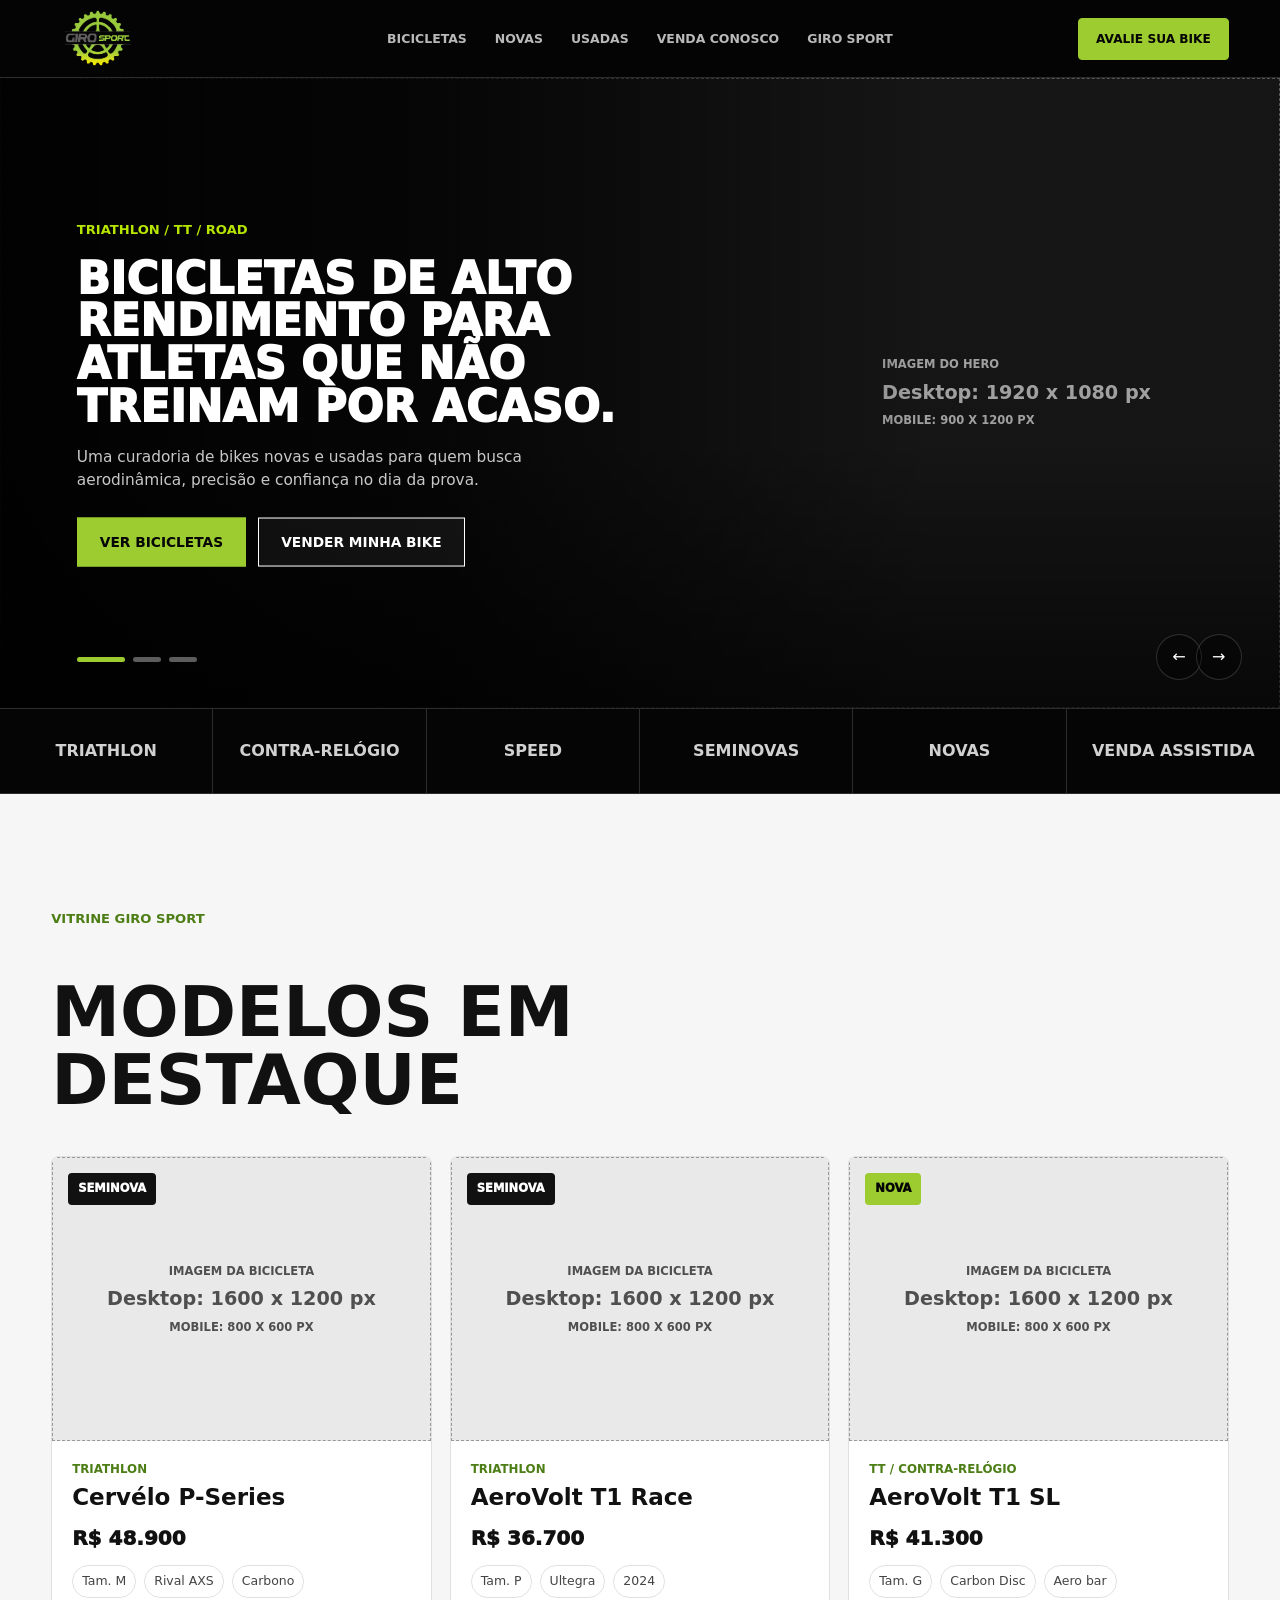
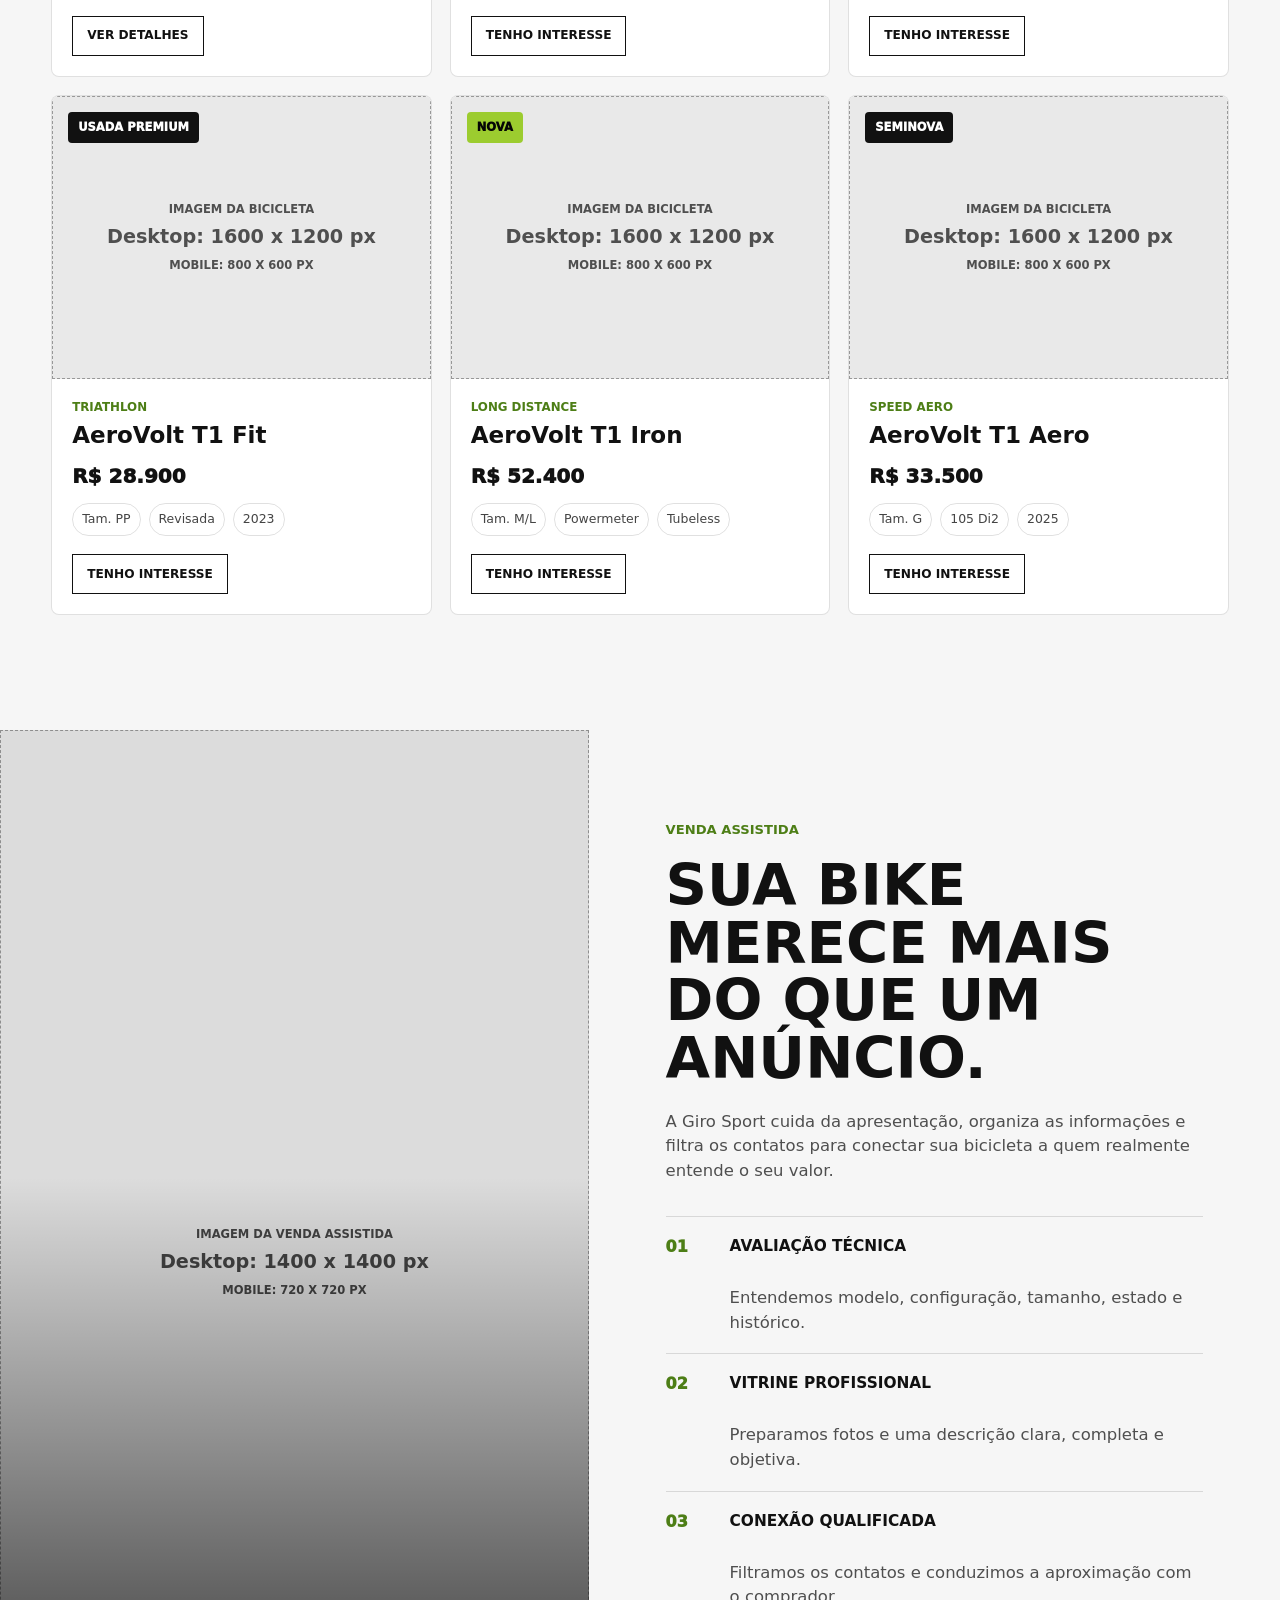
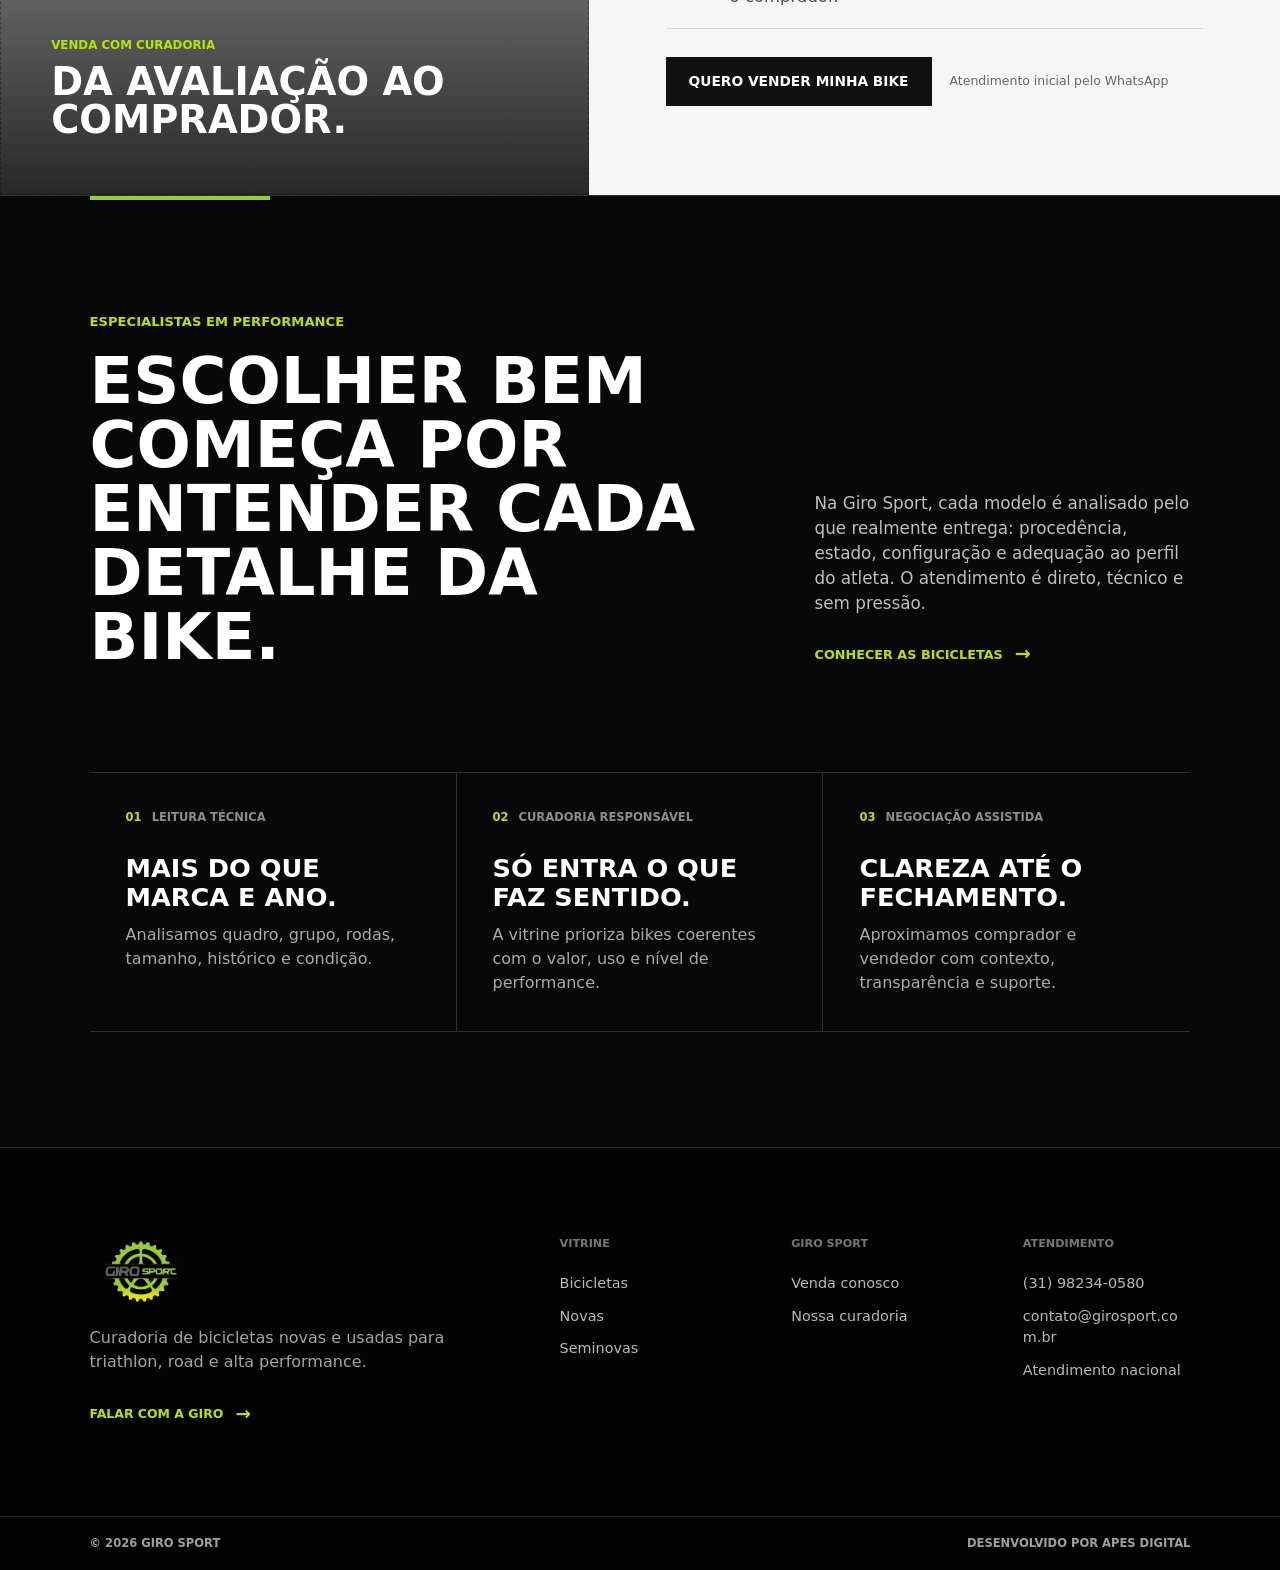
<file: index.html>
<!doctype html>
<html lang="pt-BR">
  <head>
    <meta charset="utf-8">
    <meta name="viewport" content="width=device-width, initial-scale=1">
    <title>Giro Sport | Bikes premium para Triathlon</title>
    <meta
      name="description"
      content="Vitrine virtual da Giro Sport para bicicletas novas e usadas de alta performance, com foco em triathlon, contra-relógio e ciclismo de estrada."
    >
    <link rel="stylesheet" href="./styles.css?v=20260715-1">
  </head>
  <body>
    <header class="site-header" data-header>
      <a class="brand" href="#top" aria-label="Giro Sport - in&iacute;cio">
        <img class="brand-logo" src="./assets/logo.svg" alt="Giro Sport">
      </a>

      <button class="menu-toggle" type="button" aria-expanded="false" aria-controls="main-nav">
        <span></span>
        <span></span>
        <span></span>
        <span class="sr-only">Abrir menu</span>
      </button>

      <nav class="main-nav" id="main-nav" aria-label="Navega&ccedil;&atilde;o principal">
        <a href="#bicicletas">Bicicletas</a>
        <a href="#novas">Novas</a>
        <a href="#usadas">Usadas</a>
        <a href="#vender">Venda conosco</a>
        <a href="#referencia">Giro Sport</a>
      </nav>

      <a class="header-cta" href="#vender">Avalie sua bike</a>
    </header>

    <main id="top">
      <section class="hero" aria-label="Destaques Giro Sport">
        <div class="carousel" data-carousel>
          <article class="hero-slide is-active" data-slide>
            <div class="image-placeholder hero-image-placeholder" role="img" aria-label="Imagem do hero pendente">
              <span>Imagem do hero</span>
              <strong>Desktop: 1920 x 1080 px</strong>
              <small>Mobile: 900 x 1200 px</small>
            </div>
            <div class="hero-scrim"></div>
            <div class="hero-content">
              <p class="eyebrow">Triathlon / TT / Road</p>
              <h1>Bicicletas de alto rendimento para atletas que n&atilde;o treinam por acaso.</h1>
              <p>
                Uma curadoria de bikes novas e usadas para quem busca aerodin&acirc;mica,
                precis&atilde;o e confian&ccedil;a no dia da prova.
              </p>
              <div class="hero-actions">
                <a class="button button-primary" href="#bicicletas">Ver bicicletas</a>
                <a class="button button-ghost" href="#vender">Vender minha bike</a>
              </div>
            </div>
          </article>

          <article class="hero-slide" data-slide>
            <div class="image-placeholder hero-image-placeholder" role="img" aria-label="Imagem do hero pendente">
              <span>Imagem do hero</span>
              <strong>Desktop: 1920 x 1080 px</strong>
              <small>Mobile: 900 x 1200 px</small>
            </div>
            <div class="hero-scrim"></div>
            <div class="hero-content">
              <p class="eyebrow">Consigna&ccedil;&atilde;o premium</p>
              <h2>Quer vender sua bike? A Giro Sport conecta sua m&aacute;quina ao comprador certo.</h2>
              <p>
                Avalia&ccedil;&atilde;o, vitrine profissional e negocia&ccedil;&atilde;o com p&uacute;blico
                que entende valor, upgrade e proced&ecirc;ncia.
              </p>
              <div class="hero-actions">
                <a class="button button-primary" href="#vender">Avaliar minha bike</a>
                <a class="button button-ghost" href="#referencia">Conhecer a Giro</a>
              </div>
            </div>
          </article>

          <article class="hero-slide" data-slide>
            <div class="image-placeholder hero-image-placeholder" role="img" aria-label="Imagem do hero pendente">
              <span>Imagem do hero</span>
              <strong>Desktop: 1920 x 1080 px</strong>
              <small>Mobile: 900 x 1200 px</small>
            </div>
            <div class="hero-scrim"></div>
            <div class="hero-content">
              <p class="eyebrow">Road / Speed / Performance</p>
              <h2>Velocidade para quem quer transformar cada quil&ocirc;metro em evolu&ccedil;&atilde;o.</h2>
              <p>
                Bikes de estrada selecionadas por configura&ccedil;&atilde;o, proced&ecirc;ncia
                e potencial de performance.
              </p>
              <div class="hero-actions">
                <a class="button button-primary" href="#bicicletas">Ver bikes road</a>
                <a class="button button-ghost" href="#referencia">Conhecer a Giro</a>
              </div>
            </div>
          </article>

          <button class="carousel-arrow carousel-prev" type="button" aria-label="Slide anterior" data-prev>
            &larr;
          </button>
          <button class="carousel-arrow carousel-next" type="button" aria-label="Pr&oacute;ximo slide" data-next>
            &rarr;
          </button>

          <div class="carousel-dots" aria-label="Selecionar destaque">
            <button class="is-active" type="button" aria-label="Ir para destaque 1" data-dot></button>
            <button type="button" aria-label="Ir para destaque 2" data-dot></button>
            <button type="button" aria-label="Ir para destaque 3" data-dot></button>
          </div>
        </div>
      </section>

      <section class="category-rail" aria-label="Categorias Giro Sport">
        <a href="#bicicletas">Triathlon</a>
        <a href="#bicicletas">Contra-rel&oacute;gio</a>
        <a href="#bicicletas">Speed</a>
        <a href="#usadas">Seminovas</a>
        <a href="#novas">Novas</a>
        <a href="#vender">Venda assistida</a>
      </section>

      <section class="products" id="bicicletas">
        <div class="section-heading">
          <p class="eyebrow dark">Vitrine Giro Sport</p>
          <h2>Modelos em destaque</h2>
        </div>

        <div class="bike-grid" data-bike-carousel>
          <article class="bike-card" id="usadas">
            <div class="bike-image is-contain">
              <span class="badge used">Seminova</span>
              <div class="image-placeholder card-image-placeholder" role="img" aria-label="Imagem da bicicleta pendente">
                <span>Imagem da bicicleta</span>
                <strong>Desktop: 1600 x 1200 px</strong>
                <small>Mobile: 800 x 600 px</small>
              </div>
            </div>
            <div class="bike-info">
              <p class="bike-type">Triathlon</p>
              <h3>Cerv&eacute;lo P-Series</h3>
              <p class="bike-price">R$ 48.900</p>
              <div class="bike-specs">
                <span>Tam. M</span>
                <span>Rival AXS</span>
                <span>Carbono</span>
              </div>
              <a href="./bike-cervelo-p-series.html">Ver detalhes</a>
            </div>
          </article>

          <article class="bike-card">
            <div class="bike-image">
              <span class="badge used">Seminova</span>
              <div class="image-placeholder card-image-placeholder" role="img" aria-label="Imagem da bicicleta pendente">
                <span>Imagem da bicicleta</span>
                <strong>Desktop: 1600 x 1200 px</strong>
                <small>Mobile: 800 x 600 px</small>
              </div>
            </div>
            <div class="bike-info">
              <p class="bike-type">Triathlon</p>
              <h3>AeroVolt T1 Race</h3>
              <p class="bike-price">R$ 36.700</p>
              <div class="bike-specs">
                <span>Tam. P</span>
                <span>Ultegra</span>
                <span>2024</span>
              </div>
              <a href="#contato">Tenho interesse</a>
            </div>
          </article>

          <article class="bike-card" id="novas">
            <div class="bike-image">
              <span class="badge">Nova</span>
              <div class="image-placeholder card-image-placeholder" role="img" aria-label="Imagem da bicicleta pendente">
                <span>Imagem da bicicleta</span>
                <strong>Desktop: 1600 x 1200 px</strong>
                <small>Mobile: 800 x 600 px</small>
              </div>
            </div>
            <div class="bike-info">
              <p class="bike-type">TT / Contra-rel&oacute;gio</p>
              <h3>AeroVolt T1 SL</h3>
              <p class="bike-price">R$ 41.300</p>
              <div class="bike-specs">
                <span>Tam. G</span>
                <span>Carbon Disc</span>
                <span>Aero bar</span>
              </div>
              <a href="#contato">Tenho interesse</a>
            </div>
          </article>

          <article class="bike-card">
            <div class="bike-image">
              <span class="badge used">Usada premium</span>
              <div class="image-placeholder card-image-placeholder" role="img" aria-label="Imagem da bicicleta pendente">
                <span>Imagem da bicicleta</span>
                <strong>Desktop: 1600 x 1200 px</strong>
                <small>Mobile: 800 x 600 px</small>
              </div>
            </div>
            <div class="bike-info">
              <p class="bike-type">Triathlon</p>
              <h3>AeroVolt T1 Fit</h3>
              <p class="bike-price">R$ 28.900</p>
              <div class="bike-specs">
                <span>Tam. PP</span>
                <span>Revisada</span>
                <span>2023</span>
              </div>
              <a href="#contato">Tenho interesse</a>
            </div>
          </article>

          <article class="bike-card">
            <div class="bike-image">
              <span class="badge">Nova</span>
              <div class="image-placeholder card-image-placeholder" role="img" aria-label="Imagem da bicicleta pendente">
                <span>Imagem da bicicleta</span>
                <strong>Desktop: 1600 x 1200 px</strong>
                <small>Mobile: 800 x 600 px</small>
              </div>
            </div>
            <div class="bike-info">
              <p class="bike-type">Long distance</p>
              <h3>AeroVolt T1 Iron</h3>
              <p class="bike-price">R$ 52.400</p>
              <div class="bike-specs">
                <span>Tam. M/L</span>
                <span>Powermeter</span>
                <span>Tubeless</span>
              </div>
              <a href="#contato">Tenho interesse</a>
            </div>
          </article>

          <article class="bike-card">
            <div class="bike-image">
              <span class="badge used">Seminova</span>
              <div class="image-placeholder card-image-placeholder" role="img" aria-label="Imagem da bicicleta pendente">
                <span>Imagem da bicicleta</span>
                <strong>Desktop: 1600 x 1200 px</strong>
                <small>Mobile: 800 x 600 px</small>
              </div>
            </div>
            <div class="bike-info">
              <p class="bike-type">Speed aero</p>
              <h3>AeroVolt T1 Aero</h3>
              <p class="bike-price">R$ 33.500</p>
              <div class="bike-specs">
                <span>Tam. G</span>
                <span>105 Di2</span>
                <span>2025</span>
              </div>
              <a href="#contato">Tenho interesse</a>
            </div>
          </article>
        </div>

        <div class="bike-carousel-controls" aria-label="Navega&ccedil;&atilde;o das bicicletas" data-bike-controls>
          <button type="button" aria-label="Ver bicicleta anterior" data-bike-prev disabled>
            &larr;
          </button>
          <div class="bike-carousel-status">
            <div class="bike-carousel-dots" aria-label="Posi&ccedil;&atilde;o no carrossel">
              <button class="is-active" type="button" aria-label="Ver bicicleta 1" data-bike-dot></button>
              <button type="button" aria-label="Ver bicicleta 2" data-bike-dot></button>
              <button type="button" aria-label="Ver bicicleta 3" data-bike-dot></button>
              <button type="button" aria-label="Ver bicicleta 4" data-bike-dot></button>
              <button type="button" aria-label="Ver bicicleta 5" data-bike-dot></button>
              <button type="button" aria-label="Ver bicicleta 6" data-bike-dot></button>
            </div>
            <span aria-live="polite" data-bike-count>1 / 6</span>
          </div>
          <button type="button" aria-label="Ver pr&oacute;xima bicicleta" data-bike-next>
            &rarr;
          </button>
        </div>
      </section>

      <section class="sell-section" id="vender">
        <div class="sell-media">
          <div class="image-placeholder sell-image-placeholder" role="img" aria-label="Imagem da venda assistida pendente">
            <span>Imagem da venda assistida</span>
            <strong>Desktop: 1400 x 1400 px</strong>
            <small>Mobile: 720 x 720 px</small>
          </div>
          <div class="sell-media-caption">
            <span>Venda com curadoria</span>
            <strong>Da avalia&ccedil;&atilde;o ao comprador.</strong>
          </div>
        </div>
        <div class="sell-copy">
          <p class="eyebrow dark">Venda assistida</p>
          <h2>Sua bike merece mais do que um an&uacute;ncio.</h2>
          <p>
            A Giro Sport cuida da apresenta&ccedil;&atilde;o, organiza as informa&ccedil;&otilde;es e filtra
            os contatos para conectar sua bicicleta a quem realmente entende o seu valor.
          </p>
          <div class="sell-steps" aria-label="Como funciona">
            <div>
              <span>01</span>
              <strong>Avalia&ccedil;&atilde;o t&eacute;cnica</strong>
              <p>Entendemos modelo, configura&ccedil;&atilde;o, tamanho, estado e hist&oacute;rico.</p>
            </div>
            <div>
              <span>02</span>
              <strong>Vitrine profissional</strong>
              <p>Preparamos fotos e uma descri&ccedil;&atilde;o clara, completa e objetiva.</p>
            </div>
            <div>
              <span>03</span>
              <strong>Conex&atilde;o qualificada</strong>
              <p>Filtramos os contatos e conduzimos a aproxima&ccedil;&atilde;o com o comprador.</p>
            </div>
          </div>
          <div class="sell-actions">
            <a
              class="button button-dark"
              href="https://wa.me/5531982340580?text=Ol%C3%A1%2C%20gostaria%20de%20vender%20minha%20bicicleta%20com%20a%20Giro%20Sport.%20Pode%20me%20explicar%20como%20funciona%20a%20avalia%C3%A7%C3%A3o%3F"
              target="_blank"
              rel="noopener"
            >
              Quero vender minha bike
            </a>
            <span>Atendimento inicial pelo WhatsApp</span>
          </div>
        </div>
      </section>

      <section class="authority" id="referencia">
        <div class="authority-heading">
          <p class="eyebrow">Especialistas em performance</p>
          <h2>Escolher bem come&ccedil;a por entender cada detalhe da bike.</h2>
        </div>
        <div class="authority-copy">
          <p>
            Na Giro Sport, cada modelo &eacute; analisado pelo que realmente entrega:
            proced&ecirc;ncia, estado, configura&ccedil;&atilde;o e adequa&ccedil;&atilde;o ao perfil do atleta.
            O atendimento &eacute; direto, t&eacute;cnico e sem press&atilde;o.
          </p>
          <a href="#bicicletas">Conhecer as bicicletas <span aria-hidden="true">&rarr;</span></a>
        </div>
        <div class="authority-pillars" aria-label="Diferenciais Giro Sport">
          <article>
            <p class="authority-label"><span>01</span> Leitura t&eacute;cnica</p>
            <h3>Mais do que marca e ano.</h3>
            <p>Analisamos quadro, grupo, rodas, tamanho, hist&oacute;rico e condi&ccedil;&atilde;o.</p>
          </article>
          <article>
            <p class="authority-label"><span>02</span> Curadoria respons&aacute;vel</p>
            <h3>S&oacute; entra o que faz sentido.</h3>
            <p>A vitrine prioriza bikes coerentes com o valor, uso e n&iacute;vel de performance.</p>
          </article>
          <article>
            <p class="authority-label"><span>03</span> Negocia&ccedil;&atilde;o assistida</p>
            <h3>Clareza at&eacute; o fechamento.</h3>
            <p>Aproximamos comprador e vendedor com contexto, transpar&ecirc;ncia e suporte.</p>
          </article>
        </div>
      </section>
    </main>

    <footer class="site-footer" id="contato">
      <div class="footer-main">
        <div class="footer-brand">
          <img src="./assets/logo.svg" alt="Giro Sport">
          <p>Curadoria de bicicletas novas e usadas para triathlon, road e alta performance.</p>
          <a
            class="footer-whatsapp"
            href="https://wa.me/5531982340580?text=Ol%C3%A1%2C%20gostaria%20de%20falar%20com%20a%20Giro%20Sport."
            target="_blank"
            rel="noopener"
          >
            Falar com a Giro <span aria-hidden="true">&rarr;</span>
          </a>
        </div>
        <nav class="footer-links" aria-label="Navega&ccedil;&atilde;o do rodap&eacute;">
          <div>
            <h3>Vitrine</h3>
            <a href="#bicicletas">Bicicletas</a>
            <a href="#novas">Novas</a>
            <a href="#usadas">Seminovas</a>
          </div>
          <div>
            <h3>Giro Sport</h3>
            <a href="#vender">Venda conosco</a>
            <a href="#referencia">Nossa curadoria</a>
          </div>
          <div>
            <h3>Atendimento</h3>
            <a href="tel:+5531982340580">(31) 98234-0580</a>
            <a href="mailto:contato@girosport.com.br">contato@girosport.com.br</a>
            <span>Atendimento nacional</span>
          </div>
        </nav>
      </div>
      <div class="footer-bottom">
        <span>&copy; 2026 Giro Sport</span>
        <span>Desenvolvido por APES Digital</span>
      </div>
    </footer>

    <script src="./script.js?v=20260715-1"></script>
  </body>
</html>
</file>
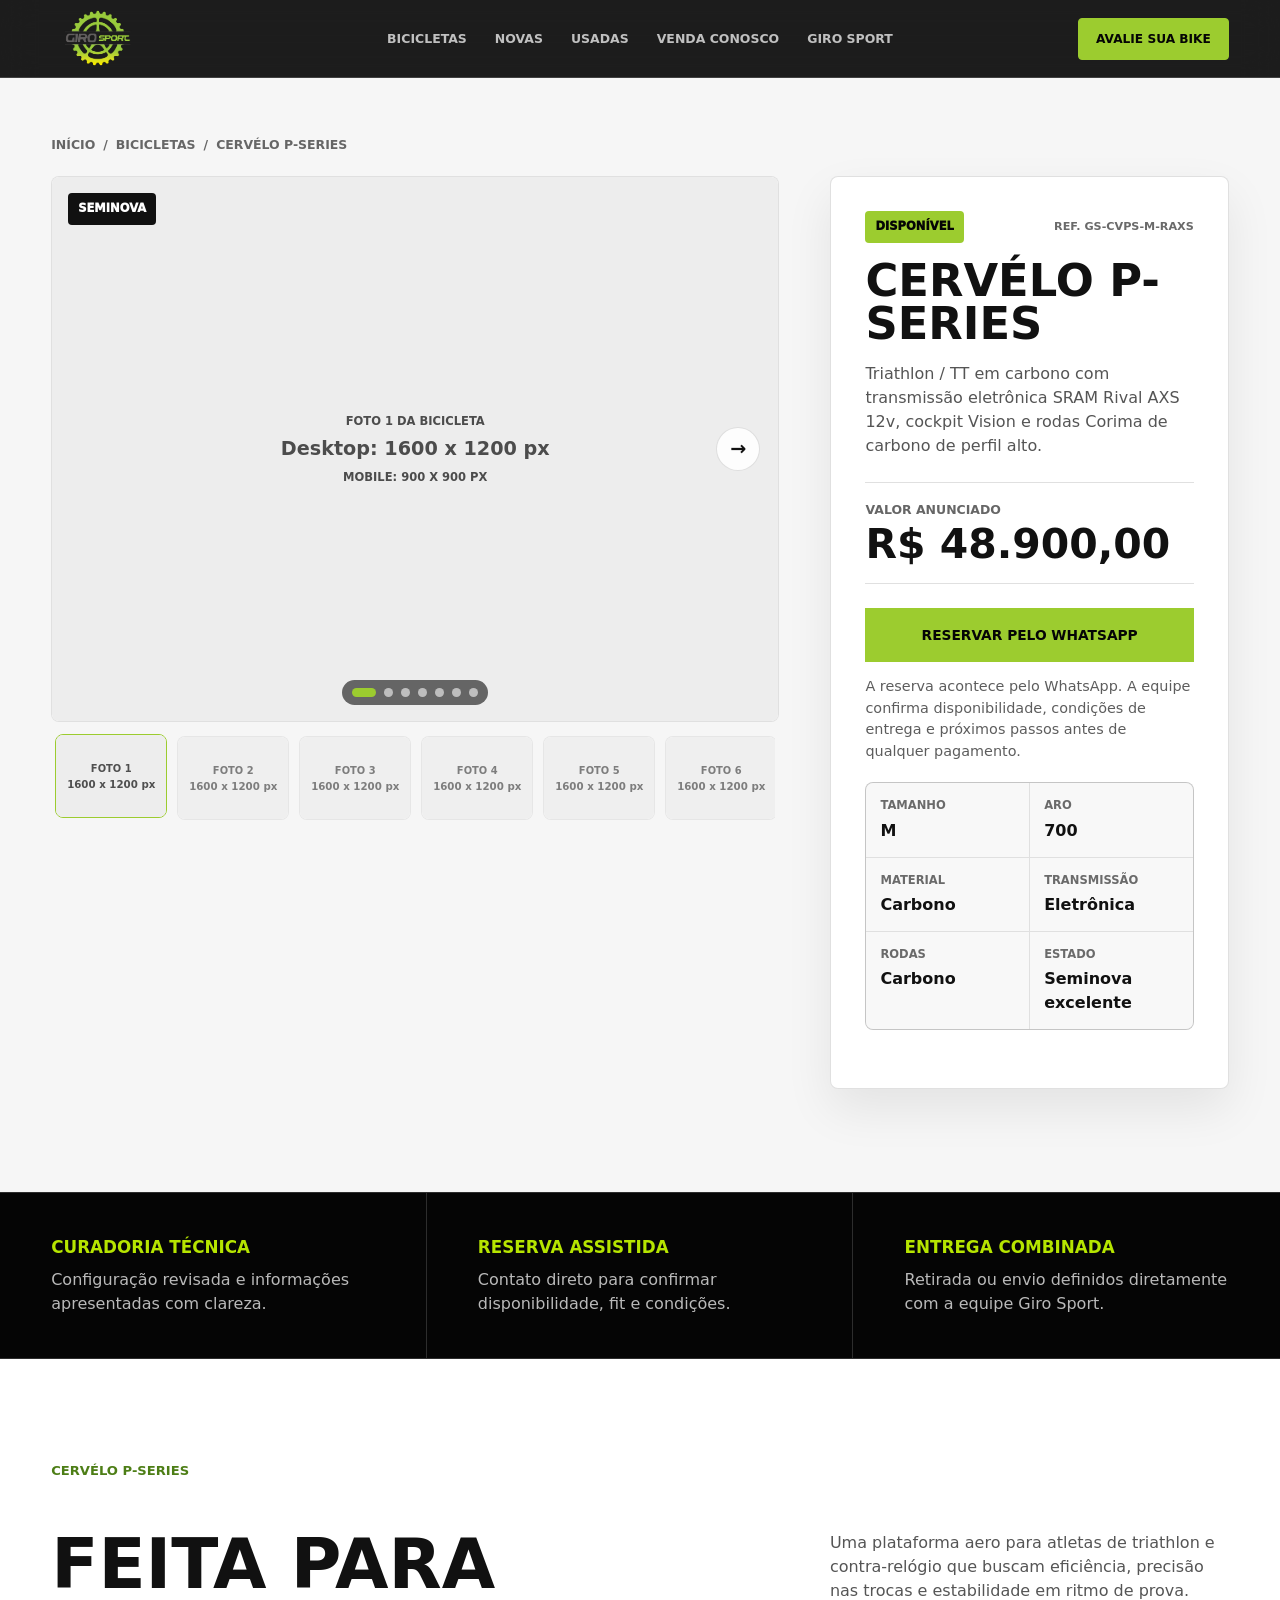
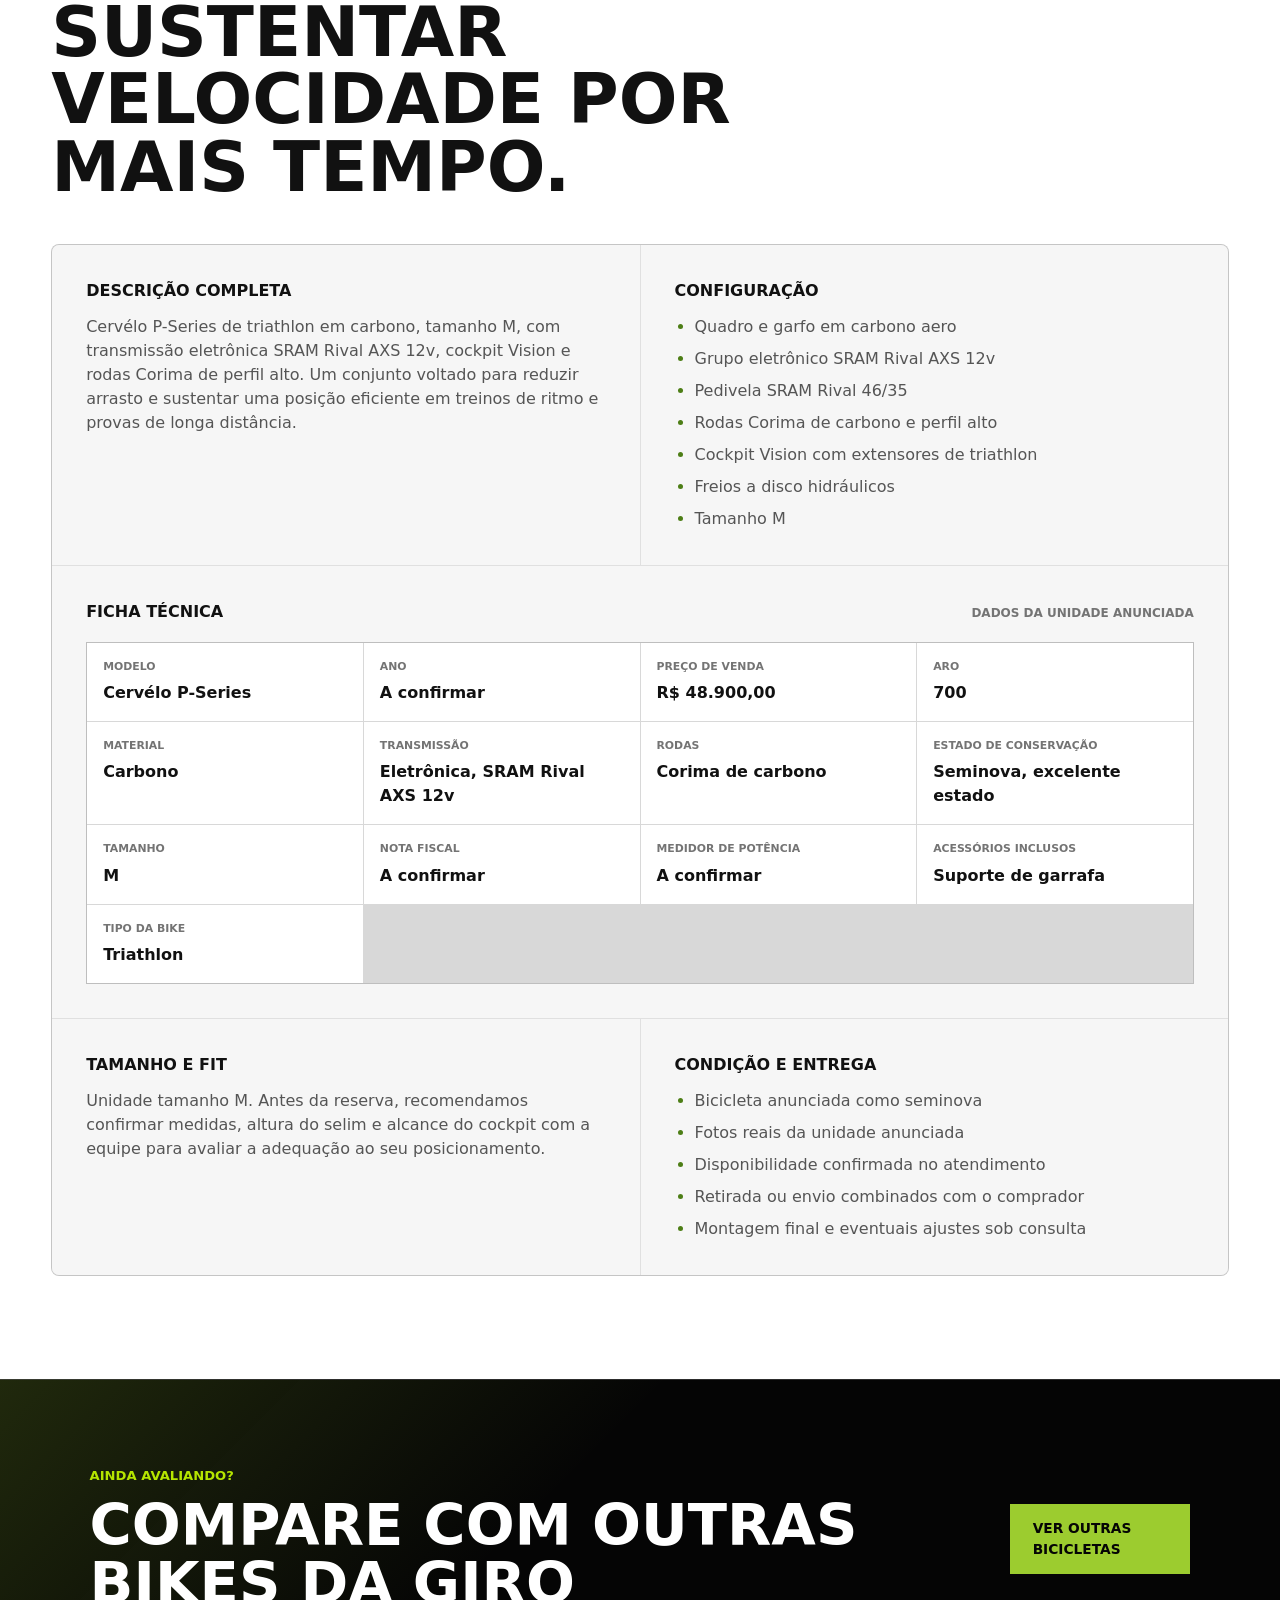
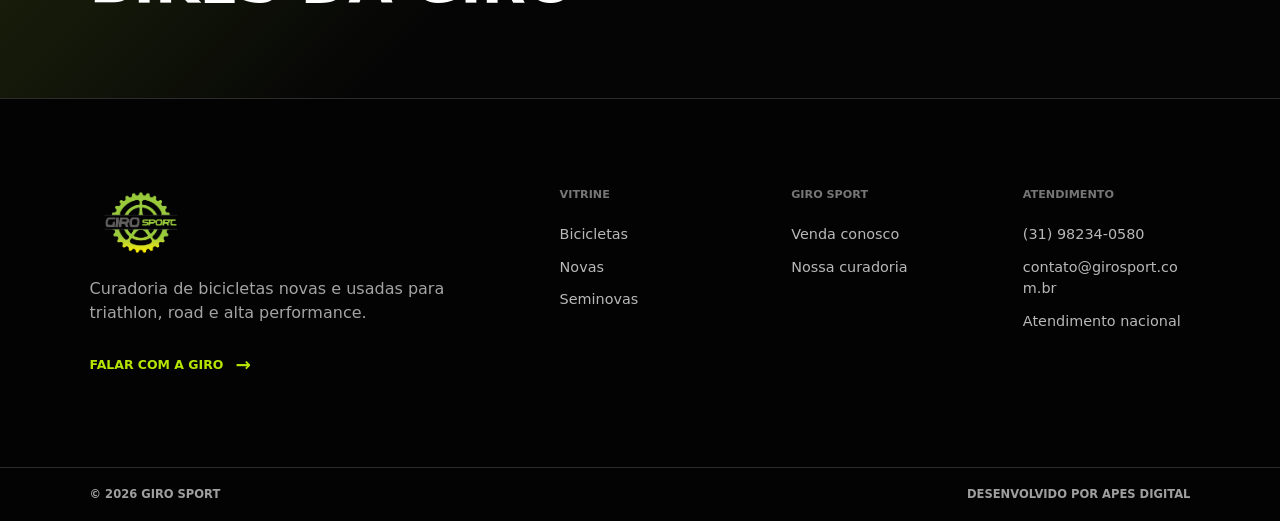
<file: bike-cervelo-p-series.html>
<!doctype html>
<html lang="pt-BR">
  <head>
    <meta charset="utf-8">
    <meta name="viewport" content="width=device-width, initial-scale=1">
    <title>Cerv&eacute;lo P-Series Rival AXS | Giro Sport</title>
    <meta
      name="description"
      content="Cerv&eacute;lo P-Series seminova tamanho M, quadro de carbono, SRAM Rival AXS e rodas Corima de carbono. Reserve com atendimento da Giro Sport."
    >
    <meta name="theme-color" content="#050505">
    <link rel="stylesheet" href="./styles.css?v=20260715-1">
    <script type="application/ld+json">
      {
        "@context": "https://schema.org",
        "@type": "Product",
        "name": "Cerv\u00e9lo P-Series Rival AXS",
        "sku": "GS-CVPS-M-RAXS",
        "brand": {
          "@type": "Brand",
          "name": "Cerv\u00e9lo"
        },
        "model": "P-Series",
        "category": "Bicicleta de triathlon",
        "material": "Carbono",
        "size": "M",
        "description": "Bicicleta de triathlon em carbono, tamanho M, equipada com SRAM Rival AXS 12 velocidades e rodas Corima de carbono de perfil alto.",
        "additionalProperty": [
          {
            "@type": "PropertyValue",
            "name": "Aro",
            "value": "700"
          },
          {
            "@type": "PropertyValue",
            "name": "Transmiss\u00e3o",
            "value": "Eletr\u00f4nica SRAM Rival AXS 12v"
          },
          {
            "@type": "PropertyValue",
            "name": "Rodas",
            "value": "Corima de carbono"
          }
        ],
        "offers": {
          "@type": "Offer",
          "priceCurrency": "BRL",
          "price": "48900.00",
          "availability": "https://schema.org/InStock",
          "itemCondition": "https://schema.org/UsedCondition",
          "seller": {
            "@type": "Organization",
            "name": "Giro Sport"
          }
        }
      }
    </script>
  </head>
  <body class="product-page">
    <header class="site-header" data-header>
      <a class="brand" href="./index.html#top" aria-label="Giro Sport - in&iacute;cio">
        <img class="brand-logo" src="./assets/logo.svg" alt="Giro Sport">
      </a>

      <button class="menu-toggle" type="button" aria-expanded="false" aria-controls="main-nav">
        <span></span>
        <span></span>
        <span></span>
        <span class="sr-only">Abrir menu</span>
      </button>

      <nav class="main-nav" id="main-nav" aria-label="Navega&ccedil;&atilde;o principal">
        <a href="./index.html#bicicletas">Bicicletas</a>
        <a href="./index.html#novas">Novas</a>
        <a href="./index.html#usadas">Usadas</a>
        <a href="./index.html#vender">Venda conosco</a>
        <a href="./index.html#referencia">Giro Sport</a>
      </nav>

      <a class="header-cta" href="./index.html#vender">Avalie sua bike</a>
    </header>

    <main>
      <section class="product-detail" aria-labelledby="product-title">
        <div class="product-breadcrumb" aria-label="Caminho de navega&ccedil;&atilde;o">
          <a href="./index.html#top">In&iacute;cio</a>
          <span>/</span>
          <a href="./index.html#bicicletas">Bicicletas</a>
          <span>/</span>
          <strong>Cerv&eacute;lo P-Series</strong>
        </div>

        <div class="product-layout">
          <div class="product-gallery" aria-label="Fotos da Cerv&eacute;lo P-Series" data-product-gallery>
            <div class="product-main-image">
              <span class="badge used">Seminova</span>
              <div
                class="image-placeholder product-main-placeholder"
                role="img"
                aria-label="Foto 1 da bicicleta pendente"
                data-gallery-main
              >
                <span data-gallery-placeholder-title>Foto 1 da bicicleta</span>
                <strong>Desktop: 1600 x 1200 px</strong>
                <small>Mobile: 900 x 900 px</small>
              </div>
              <button class="product-gallery-next" type="button" aria-label="Ver pr&oacute;xima foto" data-gallery-next>
                &rarr;
              </button>
              <div class="product-gallery-dots" aria-label="Posi&ccedil;&atilde;o da foto no carrossel" data-gallery-dots>
                <button class="is-active" type="button" aria-label="Ver foto 1" data-gallery-dot></button>
                <button type="button" aria-label="Ver foto 2" data-gallery-dot></button>
                <button type="button" aria-label="Ver foto 3" data-gallery-dot></button>
                <button type="button" aria-label="Ver foto 4" data-gallery-dot></button>
                <button type="button" aria-label="Ver foto 5" data-gallery-dot></button>
                <button type="button" aria-label="Ver foto 6" data-gallery-dot></button>
                <button type="button" aria-label="Ver foto 7" data-gallery-dot></button>
              </div>
            </div>
            <div class="product-thumbs" aria-label="Outras imagens do produto">
              <button
                class="is-active"
                type="button"
                aria-label="Mostrar vista lateral da Cerv&eacute;lo P-Series"
                aria-current="true"
                data-gallery-thumb
                data-gallery-label="Foto 1 da bicicleta"
                data-alt="Cerv&eacute;lo P-Series preta vista pelo lado da transmiss&atilde;o"
              >
                <div class="image-placeholder product-thumb-placeholder">
                  <span>Foto 1</span>
                  <strong>1600 x 1200 px</strong>
                </div>
              </button>
              <button
                type="button"
                aria-label="Mostrar detalhe frontal do quadro"
                data-gallery-thumb
                data-gallery-label="Foto 2 da bicicleta"
                data-alt="Detalhe frontal do quadro da Cerv&eacute;lo P-Series"
              >
                <div class="image-placeholder product-thumb-placeholder">
                  <span>Foto 2</span>
                  <strong>1600 x 1200 px</strong>
                </div>
              </button>
              <button
                type="button"
                aria-label="Mostrar pedivela e c&acirc;mbio dianteiro SRAM Rival"
                data-gallery-thumb
                data-gallery-label="Foto 3 da bicicleta"
                data-alt="Pedivela e c&acirc;mbio dianteiro SRAM Rival da Cerv&eacute;lo"
              >
                <div class="image-placeholder product-thumb-placeholder">
                  <span>Foto 3</span>
                  <strong>1600 x 1200 px</strong>
                </div>
              </button>
              <button
                type="button"
                aria-label="Mostrar c&acirc;mbio traseiro SRAM Rival"
                data-gallery-thumb
                data-gallery-label="Foto 4 da bicicleta"
                data-alt="Detalhe do c&acirc;mbio traseiro SRAM Rival AXS"
              >
                <div class="image-placeholder product-thumb-placeholder">
                  <span>Foto 4</span>
                  <strong>1600 x 1200 px</strong>
                </div>
              </button>
              <button
                type="button"
                aria-label="Mostrar cassete e freio a disco traseiro"
                data-gallery-thumb
                data-gallery-label="Foto 5 da bicicleta"
                data-alt="Detalhe do cassete e freio a disco traseiro da Cerv&eacute;lo"
              >
                <div class="image-placeholder product-thumb-placeholder">
                  <span>Foto 5</span>
                  <strong>1600 x 1200 px</strong>
                </div>
              </button>
              <button
                type="button"
                aria-label="Mostrar cockpit de triathlon Vision"
                data-gallery-thumb
                data-gallery-label="Foto 6 da bicicleta"
                data-alt="Cockpit de triathlon Vision com extensores e apoios de bra&ccedil;o"
              >
                <div class="image-placeholder product-thumb-placeholder">
                  <span>Foto 6</span>
                  <strong>1600 x 1200 px</strong>
                </div>
              </button>
              <button
                type="button"
                aria-label="Mostrar detalhe do c&acirc;mbio dianteiro"
                data-gallery-thumb
                data-gallery-label="Foto 7 da bicicleta"
                data-alt="Detalhe do c&acirc;mbio dianteiro e coroas SRAM Rival"
              >
                <div class="image-placeholder product-thumb-placeholder">
                  <span>Foto 7</span>
                  <strong>1600 x 1200 px</strong>
                </div>
              </button>
            </div>
          </div>

          <aside class="product-summary" aria-label="Resumo da bike">
            <div class="product-status-row">
              <span>Dispon&iacute;vel</span>
              <small>Ref. GS-CVPS-M-RAXS</small>
            </div>
            <h1 id="product-title">Cerv&eacute;lo P-Series</h1>
            <p class="product-subtitle">
              Triathlon / TT em carbono com transmiss&atilde;o eletr&ocirc;nica SRAM Rival AXS 12v,
              cockpit Vision e rodas Corima de carbono de perfil alto.
            </p>

            <div class="product-price-block">
              <span>Valor anunciado</span>
              <strong>R$ 48.900,00</strong>
            </div>

            <a
              class="button button-primary product-reserve"
              href="https://wa.me/5531982340580?text=Ol%C3%A1%2C%20tenho%20interesse%20em%20reservar%20a%20Cerv%C3%A9lo%20P-Series%20Rival%20AXS%20anunciada%20por%20R%24%2048.900%2C00.%20Tamanho%20M%2C%20SRAM%20Rival%20AXS%2012v%20e%20rodas%20Corima.%20Refer%C3%AAncia%20GS-CVPS-M-RAXS.%20Gostaria%20de%20confirmar%20a%20disponibilidade%20e%20as%20condi%C3%A7%C3%B5es%20de%20entrega."
              target="_blank"
              rel="noopener"
            >
              Reservar pelo WhatsApp
            </a>

            <p class="reserve-note">
              A reserva acontece pelo WhatsApp. A equipe confirma disponibilidade,
              condi&ccedil;&otilde;es de entrega e pr&oacute;ximos passos antes de qualquer pagamento.
            </p>

            <dl class="product-quick-specs">
              <div>
                <dt>Tamanho</dt>
                <dd>M</dd>
              </div>
              <div>
                <dt>Aro</dt>
                <dd>700</dd>
              </div>
              <div>
                <dt>Material</dt>
                <dd>Carbono</dd>
              </div>
              <div>
                <dt>Transmiss&atilde;o</dt>
                <dd>Eletr&ocirc;nica</dd>
              </div>
              <div>
                <dt>Rodas</dt>
                <dd>Carbono</dd>
              </div>
              <div>
                <dt>Estado</dt>
                <dd>Seminova excelente</dd>
              </div>
            </dl>
          </aside>
        </div>
      </section>

      <section class="product-info-band" aria-label="Diferenciais da reserva">
        <div>
          <strong>Curadoria t&eacute;cnica</strong>
          <span>Configura&ccedil;&atilde;o revisada e informa&ccedil;&otilde;es apresentadas com clareza.</span>
        </div>
        <div>
          <strong>Reserva assistida</strong>
          <span>Contato direto para confirmar disponibilidade, fit e condi&ccedil;&otilde;es.</span>
        </div>
        <div>
          <strong>Entrega combinada</strong>
          <span>Retirada ou envio definidos diretamente com a equipe Giro Sport.</span>
        </div>
      </section>

      <section class="product-description">
        <div class="section-heading product-heading">
          <p class="eyebrow dark">Cerv&eacute;lo P-Series</p>
          <h2>Feita para sustentar velocidade por mais tempo.</h2>
          <p>
            Uma plataforma aero para atletas de triathlon e contra-rel&oacute;gio que buscam
            efici&ecirc;ncia, precis&atilde;o nas trocas e estabilidade em ritmo de prova.
          </p>
        </div>

        <div class="product-content-grid">
          <article>
            <h3>Descri&ccedil;&atilde;o completa</h3>
            <p>
              Cerv&eacute;lo P-Series de triathlon em carbono, tamanho M, com transmiss&atilde;o
              eletr&ocirc;nica SRAM Rival AXS 12v, cockpit Vision e rodas Corima de perfil alto.
              Um conjunto voltado para reduzir arrasto e sustentar uma posi&ccedil;&atilde;o eficiente
              em treinos de ritmo e provas de longa dist&acirc;ncia.
            </p>
          </article>

          <article>
            <h3>Configura&ccedil;&atilde;o</h3>
            <ul>
              <li>Quadro e garfo em carbono aero</li>
              <li>Grupo eletr&ocirc;nico SRAM Rival AXS 12v</li>
              <li>Pedivela SRAM Rival 46/35</li>
              <li>Rodas Corima de carbono e perfil alto</li>
              <li>Cockpit Vision com extensores de triathlon</li>
              <li>Freios a disco hidr&aacute;ulicos</li>
              <li>Tamanho M</li>
            </ul>
          </article>

          <!-- Campos desta ficha seguem o formulario oficial de cadastro de novas bicicletas. -->
          <article class="product-specification">
            <div class="product-specification-heading">
              <h3>Ficha t&eacute;cnica</h3>
              <span>Dados da unidade anunciada</span>
            </div>
            <dl class="product-spec-list">
              <div>
                <dt>Modelo</dt>
                <dd>Cerv&eacute;lo P-Series</dd>
              </div>
              <div>
                <dt>Ano</dt>
                <dd>A confirmar</dd>
              </div>
              <div>
                <dt>Pre&ccedil;o de venda</dt>
                <dd>R$ 48.900,00</dd>
              </div>
              <div>
                <dt>Aro</dt>
                <dd>700</dd>
              </div>
              <div>
                <dt>Material</dt>
                <dd>Carbono</dd>
              </div>
              <div>
                <dt>Transmiss&atilde;o</dt>
                <dd>Eletr&ocirc;nica, SRAM Rival AXS 12v</dd>
              </div>
              <div>
                <dt>Rodas</dt>
                <dd>Corima de carbono</dd>
              </div>
              <div>
                <dt>Estado de conserva&ccedil;&atilde;o</dt>
                <dd>Seminova, excelente estado</dd>
              </div>
              <div>
                <dt>Tamanho</dt>
                <dd>M</dd>
              </div>
              <div>
                <dt>Nota fiscal</dt>
                <dd>A confirmar</dd>
              </div>
              <div>
                <dt>Medidor de pot&ecirc;ncia</dt>
                <dd>A confirmar</dd>
              </div>
              <div>
                <dt>Acess&oacute;rios inclusos</dt>
                <dd>Suporte de garrafa</dd>
              </div>
              <div>
                <dt>Tipo da bike</dt>
                <dd>Triathlon</dd>
              </div>
            </dl>
          </article>

          <article>
            <h3>Tamanho e fit</h3>
            <p>
              Unidade tamanho M. Antes da reserva, recomendamos confirmar medidas,
              altura do selim e alcance do cockpit com a equipe para avaliar a adequa&ccedil;&atilde;o
              ao seu posicionamento.
            </p>
          </article>

          <article>
            <h3>Condi&ccedil;&atilde;o e entrega</h3>
            <ul>
              <li>Bicicleta anunciada como seminova</li>
              <li>Fotos reais da unidade anunciada</li>
              <li>Disponibilidade confirmada no atendimento</li>
              <li>Retirada ou envio combinados com o comprador</li>
              <li>Montagem final e eventuais ajustes sob consulta</li>
            </ul>
          </article>
        </div>
      </section>

      <section class="product-related">
        <div>
          <p class="eyebrow">Ainda avaliando?</p>
          <h2>Compare com outras bikes da Giro</h2>
        </div>
        <a class="button button-primary" href="./index.html#bicicletas">Ver outras bicicletas</a>
      </section>
    </main>

    <footer class="site-footer" id="contato">
      <div class="footer-main">
        <div class="footer-brand">
          <img src="./assets/logo.svg" alt="Giro Sport">
          <p>Curadoria de bicicletas novas e usadas para triathlon, road e alta performance.</p>
          <a
            class="footer-whatsapp"
            href="https://wa.me/5531982340580?text=Ol%C3%A1%2C%20gostaria%20de%20falar%20com%20a%20Giro%20Sport."
            target="_blank"
            rel="noopener"
          >
            Falar com a Giro <span aria-hidden="true">&rarr;</span>
          </a>
        </div>
        <nav class="footer-links" aria-label="Navega&ccedil;&atilde;o do rodap&eacute;">
          <div>
            <h3>Vitrine</h3>
            <a href="./index.html#bicicletas">Bicicletas</a>
            <a href="./index.html#novas">Novas</a>
            <a href="./index.html#usadas">Seminovas</a>
          </div>
          <div>
            <h3>Giro Sport</h3>
            <a href="./index.html#vender">Venda conosco</a>
            <a href="./index.html#referencia">Nossa curadoria</a>
          </div>
          <div>
            <h3>Atendimento</h3>
            <a href="tel:+5531982340580">(31) 98234-0580</a>
            <a href="mailto:contato@girosport.com.br">contato@girosport.com.br</a>
            <span>Atendimento nacional</span>
          </div>
        </nav>
      </div>
      <div class="footer-bottom">
        <span>&copy; 2026 Giro Sport</span>
        <span>Desenvolvido por APES Digital</span>
      </div>
    </footer>

    <script src="./script.js?v=20260715-1"></script>
  </body>
</html>
</file>
<file: styles.css>
:root {
  --black: #050505;
  --ink: #111111;
  --white: #ffffff;
  --soft-white: #f6f6f6;
  --muted: #767676;
  --line: rgba(255, 255, 255, 0.16);
  --dark-line: rgba(0, 0, 0, 0.12);
  --green: #9ccc2f;
  --green-strong: #b6e500;
  --green-deep: #4d7e16;
  --header-height: 78px;
}

* {
  box-sizing: border-box;
}

html {
  scroll-behavior: smooth;
  max-width: 100%;
  overflow-x: clip;
}

body {
  width: 100%;
  max-width: 100%;
  margin: 0;
  overflow-x: clip;
  background: var(--black);
  color: var(--white);
  font-family:
    Inter, ui-sans-serif, system-ui, -apple-system, BlinkMacSystemFont, "Segoe UI",
    sans-serif;
  line-height: 1.5;
}

body.menu-open {
  overflow: hidden;
}

img {
  display: block;
  max-width: 100%;
}

.image-placeholder {
  display: grid;
  place-content: center;
  gap: 5px;
  width: 100%;
  height: 100%;
  padding: 24px;
  border: 1px dashed #989898;
  background: #e9e9e9;
  color: #4f4f4f;
  text-align: center;
}

.image-placeholder span,
.image-placeholder small {
  font-size: 0.72rem;
  font-weight: 800;
  text-transform: uppercase;
}

.image-placeholder strong {
  font-size: clamp(0.95rem, 1.6vw, 1.2rem);
}

a {
  color: inherit;
  text-decoration: none;
}

button,
input,
textarea,
select {
  font: inherit;
}

.sr-only {
  position: absolute;
  width: 1px;
  height: 1px;
  padding: 0;
  margin: -1px;
  overflow: hidden;
  clip: rect(0, 0, 0, 0);
  white-space: nowrap;
  border: 0;
}

.site-header {
  position: sticky;
  z-index: 50;
  top: 0;
  left: 0;
  right: 0;
  height: var(--header-height);
  display: grid;
  grid-template-columns: minmax(96px, 1fr) auto minmax(150px, 1fr);
  align-items: center;
  gap: clamp(18px, 2.5vw, 36px);
  padding: 7px clamp(18px, 4vw, 64px);
  border-bottom: 1px solid var(--line);
  background: rgba(5, 5, 5, 0.9);
  backdrop-filter: blur(16px);
  transition:
    background 180ms ease,
    border-color 180ms ease,
    box-shadow 180ms ease;
}

.site-header.is-scrolled {
  border-color: rgba(255, 255, 255, 0.2);
  background: rgba(5, 5, 5, 0.98);
  box-shadow: 0 10px 28px rgba(0, 0, 0, 0.24);
}

.brand {
  display: inline-flex;
  align-items: center;
  width: 96px;
  min-width: 96px;
  height: 64px;
}

.brand-logo {
  width: 92px;
  height: 64px;
  object-fit: contain;
}

.main-nav {
  display: flex;
  justify-content: center;
  align-items: center;
  gap: 4px;
  color: rgba(255, 255, 255, 0.72);
  font-size: 0.78rem;
  font-weight: 800;
  text-transform: uppercase;
}

.main-nav a {
  padding: 10px 12px;
  border-radius: 4px;
  transition:
    background 180ms ease,
    color 180ms ease;
}

.main-nav a::after {
  display: none;
}

.main-nav a:hover,
.main-nav a:focus-visible {
  background: rgba(255, 255, 255, 0.07);
  color: var(--green-strong);
}

.header-cta {
  display: inline-flex;
  align-items: center;
  justify-content: center;
  justify-self: end;
  min-height: 42px;
  padding: 0 17px;
  border: 1px solid var(--green);
  border-radius: 4px;
  color: var(--black);
  background: var(--green);
  font-size: 0.76rem;
  font-weight: 900;
  text-transform: uppercase;
  transition:
    transform 180ms ease,
    background 180ms ease,
    color 180ms ease,
    border-color 180ms ease;
}

.header-cta:hover,
.header-cta:focus-visible {
  background: var(--white);
  border-color: var(--white);
  transform: translateY(-1px);
}

.menu-toggle {
  position: relative;
  display: none;
  width: 44px;
  height: 44px;
  padding: 0;
  border: 1px solid var(--line);
  border-radius: 6px;
  background: rgba(255, 255, 255, 0.04);
  color: var(--white);
  cursor: pointer;
  transition:
    background 180ms ease,
    border-color 180ms ease;
}

.menu-toggle span:not(.sr-only) {
  position: absolute;
  left: 50%;
  display: block;
  width: 18px;
  height: 2px;
  margin: 0;
  background: currentColor;
  transform: translateX(-50%);
  transition:
    top 180ms ease,
    opacity 180ms ease,
    transform 180ms ease;
}

.menu-toggle span:nth-child(1) {
  top: 14px;
}

.menu-toggle span:nth-child(2) {
  top: 21px;
}

.menu-toggle span:nth-child(3) {
  top: 28px;
}

.menu-toggle[aria-expanded="true"] {
  border-color: var(--green);
  background: rgba(156, 204, 47, 0.12);
}

.menu-toggle[aria-expanded="true"] span:nth-child(1) {
  top: 21px;
  transform: translateX(-50%) rotate(45deg);
}

.menu-toggle[aria-expanded="true"] span:nth-child(2) {
  opacity: 0;
}

.menu-toggle[aria-expanded="true"] span:nth-child(3) {
  top: 21px;
  transform: translateX(-50%) rotate(-45deg);
}

.hero {
  position: relative;
  min-height: clamp(560px, 70vh, 690px);
  overflow: hidden;
}

.carousel,
.hero-slide {
  min-height: clamp(560px, 70vh, 690px);
}

.carousel {
  position: relative;
  background: var(--black);
  touch-action: pan-y;
}

.hero-slide {
  position: absolute;
  inset: 0;
  opacity: 0;
  pointer-events: none;
  visibility: hidden;
  transition:
    opacity 600ms ease,
    visibility 600ms ease;
}

.hero-slide.is-active {
  opacity: 1;
  pointer-events: auto;
  visibility: visible;
}

.hero-media {
  position: absolute;
  inset: 0;
  width: 100%;
  height: 100%;
  object-fit: cover;
  transform: scale(1.025);
  transition: transform 5.8s ease-out;
}

.hero-image-placeholder {
  position: absolute;
  inset: 0;
  align-content: center;
  justify-content: end;
  padding-right: clamp(32px, 10vw, 160px);
  border-color: rgba(255, 255, 255, 0.34);
  background: #1a1a1a;
  color: rgba(255, 255, 255, 0.74);
  text-align: left;
}

.hero-slide.is-active .hero-media {
  transform: scale(1);
}

.hero-scrim {
  position: absolute;
  inset: 0;
  background:
    linear-gradient(90deg, rgba(0, 0, 0, 0.94) 0%, rgba(0, 0, 0, 0.78) 34%, rgba(0, 0, 0, 0.18) 72%),
    linear-gradient(0deg, rgba(0, 0, 0, 0.64) 0%, rgba(0, 0, 0, 0) 42%);
}

.hero-content {
  position: absolute;
  z-index: 2;
  top: 50%;
  width: min(540px, calc(100% - 40px));
  margin-left: clamp(20px, 6vw, 86px);
  transform: translateY(-50%);
}

.eyebrow {
  margin: 0 0 18px;
  color: var(--green-strong);
  font-size: 0.82rem;
  font-weight: 900;
  text-transform: uppercase;
}

.eyebrow.dark {
  color: var(--green-deep);
}

.hero-content h1,
.hero-content h2 {
  margin: 0;
  max-width: 560px;
  color: var(--white);
  font-size: clamp(2rem, 3.4vw, 3.4rem);
  line-height: 0.98;
  font-weight: 950;
  text-transform: uppercase;
}

.hero-content p:not(.eyebrow) {
  max-width: 520px;
  margin: 18px 0 0;
  color: rgba(255, 255, 255, 0.78);
  font-size: clamp(0.96rem, 1.15vw, 1.08rem);
}

.hero-actions {
  display: flex;
  flex-wrap: wrap;
  gap: 12px;
  margin-top: 26px;
}

.button {
  display: inline-flex;
  align-items: center;
  justify-content: center;
  min-height: 48px;
  padding: 13px 22px;
  border: 1px solid currentColor;
  font-size: 0.86rem;
  font-weight: 900;
  text-transform: uppercase;
  transition:
    transform 180ms ease,
    background 180ms ease,
    border-color 180ms ease,
    color 180ms ease;
}

.button:hover,
.button:focus-visible {
  transform: translateY(-2px);
}

.button-primary {
  border-color: var(--green);
  background: var(--green);
  color: var(--black);
}

.button-primary:hover,
.button-primary:focus-visible {
  border-color: var(--white);
  background: var(--white);
}

.button-ghost {
  color: var(--white);
  background: rgba(255, 255, 255, 0.05);
}

.button-dark {
  border-color: var(--ink);
  color: var(--white);
  background: var(--ink);
}

.button-dark:hover,
.button-dark:focus-visible {
  border-color: var(--green-deep);
  background: var(--green-deep);
}

.carousel-arrow {
  position: absolute;
  z-index: 4;
  bottom: 28px;
  display: grid;
  place-items: center;
  width: 46px;
  height: 46px;
  border: 1px solid var(--line);
  border-radius: 50%;
  background: rgba(0, 0, 0, 0.3);
  color: var(--white);
  cursor: pointer;
  transition:
    background 180ms ease,
    border-color 180ms ease,
    color 180ms ease;
}

.carousel-arrow:hover,
.carousel-arrow:focus-visible {
  border-color: var(--green);
  background: var(--green);
  color: var(--black);
}

.carousel-prev {
  left: auto;
  right: clamp(78px, 6vw, 104px);
}

.carousel-next {
  right: clamp(16px, 3vw, 44px);
}

.carousel-dots {
  position: absolute;
  z-index: 4;
  bottom: 46px;
  left: clamp(20px, 6vw, 86px);
  display: flex;
  gap: 8px;
}

.carousel-dots button {
  width: 28px;
  height: 5px;
  padding: 0;
  border: 0;
  border-radius: 999px;
  background: rgba(255, 255, 255, 0.36);
  cursor: pointer;
  transition:
    width 180ms ease,
    background 180ms ease;
}

.carousel-dots button.is-active {
  width: 48px;
  background: var(--green);
}

.category-rail {
  display: grid;
  grid-template-columns: repeat(6, 1fr);
  border-top: 1px solid var(--line);
  border-bottom: 1px solid var(--line);
  background: var(--black);
}

.category-rail a {
  display: grid;
  place-items: center;
  min-height: 84px;
  padding: 14px;
  border-right: 1px solid var(--line);
  color: rgba(255, 255, 255, 0.82);
  font-weight: 900;
  text-align: center;
  text-transform: uppercase;
  transition:
    background 180ms ease,
    color 180ms ease;
}

.category-rail a:last-child {
  border-right: 0;
}

.category-rail a:hover,
.category-rail a:focus-visible {
  background: var(--green);
  color: var(--black);
}

.products {
  padding: clamp(70px, 9vw, 118px) clamp(18px, 4vw, 64px);
  background: var(--soft-white);
  color: var(--ink);
}

.section-heading {
  display: grid;
  grid-template-columns: minmax(0, 0.86fr) minmax(260px, 0.48fr);
  gap: clamp(28px, 5vw, 80px);
  align-items: end;
  max-width: 1340px;
  margin: 0 auto 42px;
}

.section-heading .eyebrow {
  grid-column: 1 / -1;
  margin-bottom: -14px;
}

.section-heading h2 {
  margin: 0;
  font-size: clamp(2.1rem, 5.4vw, 4.6rem);
  line-height: 0.98;
  text-transform: uppercase;
}

.section-heading p:not(.eyebrow) {
  margin: 0;
  color: #555555;
}

.bike-grid {
  position: relative;
  display: grid;
  grid-template-columns: repeat(3, minmax(0, 1fr));
  gap: 18px;
  max-width: 1340px;
  margin: 0 auto;
}

.bike-carousel-controls {
  display: none;
}

.bike-card {
  overflow: hidden;
  border: 1px solid var(--dark-line);
  border-radius: 8px;
  background: var(--white);
  transition:
    transform 180ms ease,
    border-color 180ms ease,
    box-shadow 180ms ease;
}

.bike-card:hover {
  transform: translateY(-4px);
  border-color: rgba(77, 126, 22, 0.42);
  box-shadow: 0 18px 36px rgba(0, 0, 0, 0.08);
}

.bike-image {
  position: relative;
  aspect-ratio: 4 / 3;
  display: grid;
  place-items: center;
  overflow: hidden;
  background: #f9f9f9;
}

.bike-image img {
  width: 100%;
  height: 100%;
  object-fit: cover;
  transform: scale(1.05);
  transition: transform 220ms ease;
}

.bike-image picture {
  display: block;
  width: 100%;
  height: 100%;
}

.bike-image.is-contain img {
  object-fit: contain;
  transform: none;
}

.bike-card:hover .bike-image.is-contain img {
  transform: scale(1.025);
}

.bike-card:hover .bike-image img {
  transform: scale(1.09);
}

.badge {
  position: absolute;
  z-index: 2;
  top: 16px;
  left: 16px;
  padding: 7px 10px;
  border-radius: 4px;
  background: var(--green);
  color: var(--black);
  font-size: 0.72rem;
  font-weight: 950;
  text-transform: uppercase;
}

.badge.used {
  background: var(--ink);
  color: var(--white);
}

.bike-info {
  padding: 20px;
}

.bike-type {
  margin: 0 0 6px;
  color: var(--green-deep);
  font-size: 0.74rem;
  font-weight: 900;
  text-transform: uppercase;
}

.bike-info h3 {
  margin: 0;
  font-size: clamp(1.18rem, 1.8vw, 1.55rem);
  line-height: 1.12;
}

.bike-price {
  margin: 12px 0;
  font-size: 1.25rem;
  font-weight: 950;
}

.bike-specs {
  display: flex;
  flex-wrap: wrap;
  gap: 8px;
  margin-bottom: 18px;
}

.bike-specs span {
  padding: 6px 9px;
  border: 1px solid var(--dark-line);
  border-radius: 999px;
  color: #444444;
  font-size: 0.78rem;
}

.bike-info a {
  display: inline-flex;
  align-items: center;
  min-height: 40px;
  padding: 0 14px;
  border: 1px solid var(--ink);
  color: var(--ink);
  font-size: 0.76rem;
  font-weight: 900;
  text-transform: uppercase;
  transition:
    background 180ms ease,
    border-color 180ms ease,
    color 180ms ease;
}

.bike-info a:hover,
.bike-info a:focus-visible {
  border-color: var(--green);
  background: var(--green);
  color: var(--black);
}

.sell-section {
  display: grid;
  grid-template-columns: minmax(0, 0.92fr) minmax(420px, 1.08fr);
  gap: 0;
  padding: 0;
  background: var(--soft-white);
  color: var(--ink);
}

.sell-media {
  position: relative;
  min-height: 680px;
  overflow: hidden;
  background: var(--black);
}

.sell-media::after {
  content: "";
  position: absolute;
  inset: 0;
  background: linear-gradient(0deg, rgba(0, 0, 0, 0.82), transparent 58%);
}

.sell-media img {
  position: absolute;
  inset: 0;
  width: 100%;
  height: 100%;
  object-fit: cover;
  object-position: 68% center;
}

.sell-image-placeholder {
  position: absolute;
  inset: 0;
  border-color: #8e8e8e;
  background: #dcdcdc;
  color: #424242;
}

.sell-media-caption {
  position: absolute;
  z-index: 2;
  right: clamp(24px, 4vw, 54px);
  bottom: clamp(26px, 5vw, 56px);
  left: clamp(24px, 4vw, 54px);
}

.sell-media-caption span {
  display: block;
  margin-bottom: 8px;
  color: var(--green-strong);
  font-size: 0.74rem;
  font-weight: 900;
  text-transform: uppercase;
}

.sell-media-caption strong {
  display: block;
  max-width: 420px;
  color: var(--white);
  font-size: clamp(1.7rem, 3vw, 2.8rem);
  line-height: 1;
  text-transform: uppercase;
}

.sell-copy {
  align-self: center;
  padding: clamp(58px, 7vw, 104px) clamp(24px, 6vw, 92px);
}

.sell-copy h2,
.authority h2 {
  margin: 0;
  font-size: clamp(2rem, 4.5vw, 4.1rem);
  line-height: 1;
  text-transform: uppercase;
}

.sell-copy p:not(.eyebrow) {
  max-width: 620px;
  margin: 22px 0 0;
  color: #4f4f4f;
  font-size: 1.03rem;
}

.sell-steps {
  display: grid;
  margin: 32px 0 28px;
  border-top: 1px solid var(--dark-line);
  border-bottom: 1px solid var(--dark-line);
}

.sell-steps div {
  display: grid;
  grid-template-columns: 48px 1fr;
  gap: 6px 16px;
  padding: 18px 0;
  border-bottom: 1px solid var(--dark-line);
}

.sell-steps div:last-child {
  border-bottom: 0;
}

.sell-steps span {
  grid-row: span 2;
  color: var(--green-deep);
  font-weight: 950;
}

.sell-steps strong {
  font-size: 0.96rem;
  text-transform: uppercase;
}

.sell-steps p {
  margin: 0;
  color: #5f5f5f;
  font-size: 0.92rem;
}

.sell-actions {
  display: flex;
  flex-wrap: wrap;
  gap: 14px 18px;
  align-items: center;
}

.sell-actions > span {
  color: #666666;
  font-size: 0.78rem;
}

.authority {
  position: relative;
  display: grid;
  grid-template-columns: minmax(0, 1fr) minmax(300px, 0.58fr);
  gap: clamp(32px, 6vw, 90px);
  padding: clamp(74px, 9vw, 128px) clamp(18px, 7vw, 120px);
  border-top: 1px solid var(--line);
  overflow: hidden;
  background: #080808;
  color: var(--white);
}

.authority::before {
  content: "";
  position: absolute;
  top: 0;
  left: clamp(18px, 7vw, 120px);
  width: min(180px, 28vw);
  height: 4px;
  background: var(--green);
}

.authority h2 {
  max-width: 820px;
  font-size: clamp(2.2rem, 5vw, 4.8rem);
}

.authority-copy {
  align-self: end;
}

.authority-copy > p {
  align-self: end;
  margin: 0;
  color: rgba(255, 255, 255, 0.74);
  font-size: 1.05rem;
}

.authority-copy > a {
  display: inline-flex;
  align-items: center;
  gap: 12px;
  margin-top: 24px;
  color: var(--green-strong);
  font-size: 0.8rem;
  font-weight: 900;
  text-transform: uppercase;
}

.authority-copy > a span {
  font-size: 1.2rem;
  transition: transform 180ms ease;
}

.authority-copy > a:hover span,
.authority-copy > a:focus-visible span {
  transform: translateX(4px);
}

.authority-pillars {
  grid-column: 1 / -1;
  display: grid;
  grid-template-columns: repeat(3, 1fr);
  margin-top: clamp(10px, 2vw, 28px);
  border-top: 1px solid var(--line);
  border-bottom: 1px solid var(--line);
}

.authority-pillars article {
  padding: clamp(24px, 3vw, 36px);
  border-right: 1px solid var(--line);
}

.authority-pillars article:last-child {
  border-right: 0;
}

.authority-label {
  display: flex;
  gap: 10px;
  margin: 0 0 28px;
  color: rgba(255, 255, 255, 0.54);
  font-size: 0.72rem;
  font-weight: 900;
  text-transform: uppercase;
}

.authority-label span {
  color: var(--green-strong);
}

.authority-pillars h3 {
  margin: 0 0 12px;
  font-size: clamp(1.18rem, 2vw, 1.6rem);
  line-height: 1.12;
  text-transform: uppercase;
}

.authority-pillars article > p:last-child {
  margin: 0;
  color: rgba(255, 255, 255, 0.66);
}

.product-page {
  background: var(--soft-white);
  color: var(--ink);
}

.product-detail {
  padding: clamp(34px, 4.5vw, 68px) clamp(18px, 4vw, 64px) clamp(64px, 8vw, 104px);
  background: var(--soft-white);
  color: var(--ink);
}

.product-breadcrumb {
  display: flex;
  flex-wrap: wrap;
  gap: 8px;
  max-width: 1340px;
  margin: 0 auto 22px;
  color: #666666;
  font-size: 0.78rem;
  font-weight: 900;
  text-transform: uppercase;
}

.product-breadcrumb a:hover,
.product-breadcrumb a:focus-visible {
  color: var(--green-deep);
}

.product-layout {
  display: grid;
  grid-template-columns: minmax(0, 1.06fr) minmax(360px, 0.58fr);
  gap: clamp(24px, 4vw, 56px);
  align-items: start;
  max-width: 1340px;
  margin: 0 auto;
}

.product-layout > *,
.product-gallery {
  min-width: 0;
  max-width: 100%;
}

.product-gallery {
  display: grid;
  gap: 12px;
}

/* Imagens ideais: 1600x1200px (4:3), bike inteira centralizada e 8% de respiro nas bordas. */
.product-main-image {
  position: relative;
  display: grid;
  place-items: center;
  overflow: hidden;
  aspect-ratio: 4 / 3;
  min-height: 420px;
  border: 1px solid var(--dark-line);
  border-radius: 8px;
  background: var(--white);
}

.product-main-image img {
  width: 100%;
  height: 100%;
  object-fit: contain;
  object-position: center;
}

.product-gallery .product-main-image > img[data-gallery-main] {
  object-fit: contain;
}

.product-main-placeholder {
  position: absolute;
  inset: 0;
  border: 0;
  background: #ededed;
  color: #4c4c4c;
}

.product-gallery-next {
  position: absolute;
  z-index: 3;
  top: 50%;
  right: 18px;
  display: grid;
  place-items: center;
  width: 44px;
  height: 44px;
  padding: 0;
  border: 1px solid var(--dark-line);
  border-radius: 50%;
  background: rgba(255, 255, 255, 0.88);
  color: var(--ink);
  font-size: 1.2rem;
  font-weight: 900;
  cursor: pointer;
  transform: translateY(-50%);
  transition:
    background 180ms ease,
    border-color 180ms ease,
    color 180ms ease;
}

.product-gallery-next:hover,
.product-gallery-next:focus-visible {
  border-color: var(--green);
  background: var(--green);
  color: var(--black);
}

.product-gallery-dots {
  position: absolute;
  z-index: 3;
  left: 50%;
  bottom: 16px;
  display: flex;
  gap: 8px;
  padding: 8px 10px;
  border-radius: 999px;
  background: rgba(5, 5, 5, 0.58);
  transform: translateX(-50%);
}

.product-gallery-dots button {
  width: 9px;
  height: 9px;
  padding: 0;
  border: 0;
  border-radius: 50%;
  background: rgba(255, 255, 255, 0.58);
  cursor: pointer;
}

.product-gallery-dots button.is-active {
  width: 24px;
  border-radius: 999px;
  background: var(--green);
}

.product-thumbs {
  display: flex;
  gap: 10px;
  width: min(100%, 720px);
  margin: 0 auto;
  padding: 2px 2px 8px;
  overflow-x: auto;
  scrollbar-width: thin;
  scrollbar-color: var(--green) #e5e5e5;
  scroll-snap-type: x proximity;
  overscroll-behavior-inline: contain;
}

.product-thumbs button {
  overflow: hidden;
  flex: 0 0 112px;
  width: 112px;
  aspect-ratio: 4 / 3;
  padding: 0;
  border: 1px solid var(--dark-line);
  border-radius: 8px;
  background: var(--white);
  cursor: pointer;
  opacity: 0.72;
  scroll-snap-align: start;
  transition:
    border-color 180ms ease,
    opacity 180ms ease,
    transform 180ms ease;
}

.product-thumbs button:hover,
.product-thumbs button:focus-visible,
.product-thumbs button.is-active {
  border-color: var(--green);
  opacity: 1;
  transform: translateY(-2px);
}

.product-thumbs img {
  width: 100%;
  height: 100%;
  object-fit: cover;
}

.product-thumb-placeholder {
  gap: 3px;
  padding: 8px;
  border: 0;
  background: #ededed;
}

.product-thumb-placeholder span {
  font-size: 0.62rem;
}

.product-thumb-placeholder strong {
  font-size: 0.64rem;
  line-height: 1.15;
}

.product-summary {
  position: sticky;
  top: calc(var(--header-height) + 24px);
  padding: clamp(22px, 3vw, 34px);
  border: 1px solid var(--dark-line);
  border-radius: 8px;
  background: var(--white);
  box-shadow: 0 20px 48px rgba(0, 0, 0, 0.08);
}

.product-summary h1 {
  margin: 0;
  font-size: clamp(2rem, 3.5vw, 3.4rem);
  line-height: 0.98;
  text-transform: uppercase;
}

.product-status-row {
  display: flex;
  flex-wrap: wrap;
  gap: 10px 14px;
  align-items: center;
  justify-content: space-between;
  margin-bottom: 16px;
}

.product-status-row > span {
  padding: 7px 10px;
  border-radius: 4px;
  background: var(--green);
  color: var(--black);
  font-size: 0.72rem;
  font-weight: 950;
  text-transform: uppercase;
}

.product-status-row > small {
  color: #6a6a6a;
  font-size: 0.7rem;
  font-weight: 800;
  text-transform: uppercase;
}

.product-subtitle {
  margin: 16px 0 0;
  color: #555555;
}

.product-price-block {
  display: grid;
  gap: 4px;
  margin: 24px 0;
  padding: 18px 0;
  border-top: 1px solid var(--dark-line);
  border-bottom: 1px solid var(--dark-line);
}

.product-price-block span {
  color: #666666;
  font-size: 0.78rem;
  font-weight: 900;
  text-transform: uppercase;
}

.product-price-block strong {
  font-size: clamp(1.9rem, 3.2vw, 2.8rem);
  line-height: 1;
  white-space: nowrap;
}

.product-quick-specs {
  display: grid;
  grid-template-columns: repeat(2, minmax(0, 1fr));
  gap: 1px;
  overflow: hidden;
  margin: 0 0 24px;
  border: 1px solid var(--dark-line);
  border-radius: 8px;
  background: var(--dark-line);
}

.product-quick-specs div {
  padding: 14px;
  background: #f8f8f8;
}

.product-quick-specs dt {
  color: #6a6a6a;
  font-size: 0.72rem;
  font-weight: 900;
  text-transform: uppercase;
}

.product-quick-specs dd {
  margin: 4px 0 0;
  font-weight: 900;
}

.product-reserve {
  width: 100%;
  min-height: 54px;
}

.reserve-note {
  margin: 14px 0 20px;
  color: #5d5d5d;
  font-size: 0.9rem;
}

.product-info-band {
  display: grid;
  grid-template-columns: repeat(3, minmax(0, 1fr));
  border-top: 1px solid var(--line);
  border-bottom: 1px solid var(--line);
  background: var(--black);
  color: var(--white);
}

.product-info-band div {
  padding: clamp(22px, 4vw, 42px) clamp(18px, 4vw, 52px);
  border-right: 1px solid var(--line);
}

.product-info-band div:last-child {
  border-right: 0;
}

.product-info-band strong {
  display: block;
  margin-bottom: 8px;
  color: var(--green-strong);
  font-size: 1.05rem;
  text-transform: uppercase;
}

.product-info-band span {
  color: rgba(255, 255, 255, 0.72);
}

.product-description {
  padding: clamp(70px, 8vw, 112px) clamp(18px, 4vw, 64px);
  background: var(--white);
  color: var(--ink);
}

.product-heading {
  align-items: start;
}

.product-content-grid {
  display: grid;
  grid-template-columns: repeat(2, minmax(0, 1fr));
  gap: 1px;
  overflow: hidden;
  max-width: 1340px;
  margin: 0 auto;
  border: 1px solid var(--dark-line);
  border-radius: 8px;
  background: var(--dark-line);
}

.product-content-grid article {
  padding: clamp(24px, 3vw, 34px);
  background: var(--soft-white);
}

.product-content-grid h3 {
  margin: 0 0 12px;
  font-size: 1rem;
  text-transform: uppercase;
}

.product-content-grid p,
.product-content-grid ul {
  margin: 0;
  color: #555555;
}

.product-content-grid ul {
  padding-left: 20px;
}

.product-content-grid li + li {
  margin-top: 8px;
}

.product-content-grid li::marker {
  color: var(--green-deep);
}

.product-specification {
  grid-column: 1 / -1;
}

.product-specification-heading {
  display: flex;
  align-items: baseline;
  justify-content: space-between;
  gap: 20px;
  margin-bottom: 18px;
}

.product-specification-heading h3 {
  margin: 0;
}

.product-specification-heading span {
  color: #747474;
  font-size: 0.75rem;
  font-weight: 800;
  text-transform: uppercase;
}

.product-spec-list {
  display: grid;
  grid-template-columns: repeat(4, minmax(0, 1fr));
  gap: 1px;
  overflow: hidden;
  margin: 0;
  border: 1px solid var(--dark-line);
  background: var(--dark-line);
}

.product-spec-list div {
  min-width: 0;
  padding: 16px;
  background: var(--white);
}

.product-spec-list dt {
  color: #747474;
  font-size: 0.68rem;
  font-weight: 900;
  text-transform: uppercase;
}

.product-spec-list dd {
  margin: 6px 0 0;
  font-weight: 850;
  overflow-wrap: anywhere;
}

.product-related {
  display: flex;
  align-items: center;
  justify-content: space-between;
  gap: 24px;
  padding: clamp(54px, 7vw, 86px) clamp(18px, 7vw, 120px);
  border-top: 1px solid var(--line);
  background:
    linear-gradient(135deg, rgba(156, 204, 47, 0.18), transparent 42%),
    var(--black);
  color: var(--white);
}

.product-related .eyebrow {
  margin-bottom: 12px;
}

.product-related h2 {
  margin: 0;
  font-size: clamp(2rem, 4.5vw, 4rem);
  line-height: 1;
  text-transform: uppercase;
}

.site-footer {
  border-top: 1px solid var(--line);
  background: #030303;
  color: var(--white);
}

.footer-main {
  display: grid;
  grid-template-columns: minmax(260px, 0.72fr) minmax(500px, 1.28fr);
  gap: clamp(48px, 9vw, 140px);
  padding: clamp(58px, 7vw, 88px) clamp(18px, 7vw, 120px);
}

.footer-brand img {
  width: 100px;
  height: 72px;
  object-fit: contain;
  margin-bottom: 18px;
}

.footer-brand p {
  max-width: 360px;
  margin: 0;
  color: rgba(255, 255, 255, 0.64);
}

.footer-whatsapp {
  display: inline-flex;
  align-items: center;
  gap: 12px;
  margin-top: 26px;
  color: var(--green-strong);
  font-size: 0.78rem;
  font-weight: 900;
  text-transform: uppercase;
}

.footer-whatsapp span {
  font-size: 1.15rem;
  transition: transform 180ms ease;
}

.footer-whatsapp:hover span,
.footer-whatsapp:focus-visible span {
  transform: translateX(4px);
}

.footer-links {
  display: grid;
  grid-template-columns: repeat(3, minmax(0, 1fr));
  gap: clamp(28px, 5vw, 72px);
}

.footer-links h3 {
  margin: 0 0 20px;
  color: rgba(255, 255, 255, 0.46);
  font-size: 0.7rem;
  text-transform: uppercase;
}

.footer-links a,
.footer-links span {
  display: block;
  margin: 11px 0;
  color: rgba(255, 255, 255, 0.72);
  font-size: 0.9rem;
  overflow-wrap: anywhere;
}

.footer-links a:hover,
.footer-links a:focus-visible {
  color: var(--green-strong);
}

.footer-bottom {
  display: flex;
  justify-content: space-between;
  gap: 24px;
  padding: 18px clamp(18px, 7vw, 120px);
  border-top: 1px solid var(--line);
  color: rgba(255, 255, 255, 0.62);
  font-size: 0.72rem;
  font-weight: 800;
  text-transform: uppercase;
}

@media (max-width: 1020px) {
  .site-header {
    grid-template-columns: 1fr auto;
    gap: 16px;
    padding-inline: 18px;
  }

  .main-nav {
    position: fixed;
    inset: var(--header-height) 0 auto 0;
    display: none;
    flex-direction: column;
    align-items: stretch;
    gap: 0;
    padding: 8px 18px 18px;
    border-bottom: 1px solid var(--line);
    border-radius: 0;
    background: rgba(5, 5, 5, 0.99);
    box-shadow: 0 22px 40px rgba(0, 0, 0, 0.38);
  }

  .main-nav.is-open {
    display: flex;
  }

  .main-nav a {
    padding: 15px 4px;
    border-bottom: 1px solid var(--line);
    border-radius: 0;
    font-size: 0.84rem;
  }

  .main-nav a:hover,
  .main-nav a:focus-visible {
    background: transparent;
  }

  .main-nav a:last-child {
    border-bottom: 0;
  }

  .menu-toggle {
    display: block;
    grid-column: 2;
    justify-self: end;
  }

  .header-cta {
    display: none;
  }

  .category-rail {
    grid-template-columns: repeat(2, 1fr);
  }

  .section-heading,
  .sell-section,
  .authority,
  .product-layout,
  .product-content-grid {
    grid-template-columns: 1fr;
  }

  .product-spec-list {
    grid-template-columns: repeat(2, minmax(0, 1fr));
  }

  .sell-media {
    min-height: 480px;
  }

  .footer-main {
    grid-template-columns: 1fr;
    gap: 48px;
  }

  .product-summary {
    position: static;
  }

  .product-info-band {
    grid-template-columns: 1fr;
  }

  .product-info-band div {
    border-right: 0;
    border-bottom: 1px solid var(--line);
  }

  .product-info-band div:last-child {
    border-bottom: 0;
  }

  .product-related {
    flex-direction: column;
    align-items: flex-start;
  }

  .bike-grid {
    grid-template-columns: repeat(2, minmax(0, 1fr));
  }
}

@media (max-width: 720px) {
  :root {
    --header-height: 68px;
  }

  .site-header {
    grid-template-columns: minmax(0, 1fr) auto;
    padding: 6px 14px;
  }

  .brand {
    width: 84px;
    min-width: 0;
    height: 56px;
  }

  .brand-logo {
    width: 82px;
    height: 56px;
  }

  .menu-toggle {
    width: 42px;
    height: 42px;
  }

  .menu-toggle span:nth-child(1) {
    top: 13px;
  }

  .menu-toggle span:nth-child(2) {
    top: 20px;
  }

  .menu-toggle span:nth-child(3) {
    top: 27px;
  }

  .menu-toggle[aria-expanded="true"] span:nth-child(1),
  .menu-toggle[aria-expanded="true"] span:nth-child(3) {
    top: 20px;
  }

  .hero,
  .carousel,
  .hero-slide {
    min-height: clamp(620px, calc(100svh - var(--header-height)), 720px);
  }

  .hero-slide:nth-of-type(1) .hero-media {
    object-position: 68% center;
  }

  .hero-slide:nth-of-type(2) .hero-media {
    object-position: 74% center;
  }

  .hero-slide:nth-of-type(3) .hero-media {
    object-position: 76% center;
  }

  .hero-scrim {
    background:
      linear-gradient(0deg, rgba(0, 0, 0, 0.98) 0%, rgba(0, 0, 0, 0.9) 34%, rgba(0, 0, 0, 0.32) 68%, rgba(0, 0, 0, 0.08) 100%),
      linear-gradient(90deg, rgba(0, 0, 0, 0.36), transparent 72%);
  }

  .hero-content {
    top: auto;
    bottom: 82px;
    width: calc(100% - 32px);
    margin-left: 16px;
    transform: none;
  }

  .hero-image-placeholder {
    align-content: start;
    justify-content: center;
    padding: 92px 18px 0;
    text-align: center;
  }

  .hero-content .eyebrow {
    margin-bottom: 10px;
    font-size: 0.72rem;
  }

  .hero-content h1,
  .hero-content h2 {
    max-width: 360px;
    font-size: clamp(1.72rem, 8.1vw, 2.24rem);
    line-height: 1.02;
  }

  .hero-content p:not(.eyebrow) {
    max-width: 340px;
    margin-top: 12px;
    font-size: 0.9rem;
    line-height: 1.42;
  }

  .hero-actions {
    display: grid;
    grid-template-columns: repeat(2, minmax(0, 1fr));
    gap: 8px;
    margin-top: 16px;
  }

  .hero-actions .button {
    min-height: 44px;
    padding: 10px 8px;
    font-size: 0.7rem;
    line-height: 1.15;
  }

  .carousel-arrow {
    bottom: 18px;
    width: 40px;
    height: 40px;
    background: rgba(0, 0, 0, 0.62);
  }

  .carousel-prev {
    right: 62px;
  }

  .carousel-next {
    right: 16px;
  }

  .carousel-dots {
    bottom: 34px;
    left: 16px;
  }

  .carousel-dots button {
    width: 20px;
    height: 4px;
  }

  .carousel-dots button.is-active {
    width: 36px;
  }

  .authority-pillars {
    grid-template-columns: 1fr;
  }

  .authority-pillars article {
    border-right: 0;
    border-bottom: 1px solid var(--line);
  }

  .authority-pillars article:last-child {
    border-bottom: 0;
  }

  .sell-media {
    min-height: 360px;
    aspect-ratio: 4 / 3;
  }

  .sell-copy {
    padding: 58px 18px;
  }

  .sell-actions {
    display: grid;
    align-items: stretch;
  }

  .sell-actions .button {
    width: 100%;
  }

  .sell-actions > span {
    text-align: center;
  }

  .footer-main {
    gap: 42px;
    padding: 54px 18px;
  }

  .footer-links {
    grid-template-columns: repeat(2, minmax(0, 1fr));
    gap: 36px 24px;
  }

  .footer-links > div:last-child {
    grid-column: 1 / -1;
  }

  .footer-bottom {
    flex-direction: column;
    gap: 8px;
    padding: 18px;
  }

  .category-rail {
    display: flex;
    gap: 8px;
    width: 100%;
    max-width: 100%;
    overflow-x: auto;
    overscroll-behavior-inline: contain;
    padding: 12px 16px;
    border-top: 1px solid var(--line);
    border-bottom: 1px solid var(--line);
    scroll-padding-left: 16px;
    scroll-snap-type: x proximity;
    scrollbar-width: none;
  }

  .category-rail::-webkit-scrollbar {
    display: none;
  }

  .category-rail a {
    flex: 0 0 auto;
    min-height: 42px;
    padding: 10px 15px;
    border: 1px solid var(--line);
    border-radius: 999px;
    background: rgba(255, 255, 255, 0.04);
    font-size: 0.74rem;
    line-height: 1;
    scroll-snap-align: start;
    white-space: nowrap;
  }

  .category-rail a:last-child {
    border-right: 1px solid var(--line);
  }

  .products {
    overflow: hidden;
  }

  .bike-grid {
    display: flex;
    gap: 14px;
    width: 100%;
    min-width: 0;
    max-width: 100%;
    margin: 0 0 14px;
    overflow-x: auto;
    overscroll-behavior-inline: contain;
    padding: 0 0 8px;
    scroll-padding-left: 0;
    scroll-snap-type: x mandatory;
    scrollbar-width: none;
    touch-action: pan-x pan-y;
  }

  .bike-grid::-webkit-scrollbar {
    display: none;
  }

  .bike-card {
    flex: 0 0 min(86%, 340px);
    min-width: 0;
    scroll-snap-align: start;
    scroll-snap-stop: always;
  }

  .bike-card:hover {
    transform: none;
  }

  .bike-carousel-controls {
    display: grid;
    grid-template-columns: 44px minmax(0, 1fr) 44px;
    gap: 12px;
    align-items: center;
    max-width: 390px;
    width: 100%;
    margin: 0 auto;
  }

  .bike-carousel-controls > button {
    display: grid;
    place-items: center;
    width: 44px;
    height: 44px;
    padding: 0;
    border: 1px solid var(--dark-line);
    border-radius: 50%;
    background: var(--white);
    color: var(--ink);
    font-size: 1.1rem;
    font-weight: 900;
    cursor: pointer;
  }

  .bike-carousel-controls > button:disabled {
    cursor: default;
    opacity: 0.32;
  }

  .bike-carousel-status {
    display: grid;
    justify-items: center;
    gap: 7px;
  }

  .bike-carousel-status > span {
    color: #5f5f5f;
    font-size: 0.72rem;
    font-weight: 900;
  }

  .bike-carousel-dots {
    display: flex;
    justify-content: center;
    gap: 6px;
  }

  .bike-carousel-dots button {
    width: 7px;
    height: 7px;
    padding: 0;
    border: 0;
    border-radius: 999px;
    background: #c8c8c8;
    cursor: pointer;
    transition:
      width 180ms ease,
      background 180ms ease;
  }

  .bike-carousel-dots button.is-active {
    width: 22px;
    background: var(--green-deep);
  }

  .product-detail {
    width: 100%;
    max-width: 100%;
    padding: 24px 14px 58px;
    overflow-x: clip;
  }

  .product-main-image {
    width: 100%;
    max-width: 100%;
    min-height: 0;
    aspect-ratio: 1 / 1;
  }

  .product-gallery .product-main-image > img[data-gallery-main] {
    width: 100%;
    height: 100%;
    object-fit: contain;
    object-position: center;
  }

  .product-thumbs {
    gap: 8px;
    width: 100%;
    max-width: 100%;
    margin: 0;
    padding: 2px 0 6px;
    overflow-x: auto;
    scrollbar-width: none;
  }

  .product-thumbs::-webkit-scrollbar {
    display: none;
  }

  .product-thumbs button {
    flex: 0 0 84px;
    width: 84px;
    aspect-ratio: 1 / 1;
  }

  .product-thumbs img {
    object-fit: contain;
    object-position: center;
  }

  .product-gallery-next {
    right: 12px;
    width: 40px;
    height: 40px;
  }

  .product-gallery-dots {
    bottom: 12px;
  }

  .product-quick-specs {
    grid-template-columns: 1fr;
  }

  .product-specification-heading {
    display: block;
  }

  .product-specification-heading span {
    display: block;
    margin-top: 6px;
  }

  .sell-steps div {
    grid-template-columns: 42px 1fr;
  }
}

@media (max-height: 780px) and (min-width: 721px) {
  .hero,
  .carousel,
  .hero-slide {
    min-height: 558px;
  }

  .hero-content {
    width: min(520px, calc(100% - 40px));
  }

  .eyebrow {
    margin-bottom: 14px;
  }

  .hero-content h1,
  .hero-content h2 {
    max-width: 540px;
    font-size: clamp(2rem, 3vw, 3.05rem);
    line-height: 1;
  }

  .hero-content p:not(.eyebrow) {
    max-width: 500px;
    margin-top: 16px;
    font-size: 1rem;
  }

  .hero-actions {
    margin-top: 20px;
  }

  .button {
    min-height: 44px;
    padding: 11px 20px;
  }
}

@media (prefers-reduced-motion: reduce) {
  *,
  *::before,
  *::after {
    scroll-behavior: auto !important;
    transition-duration: 0.01ms !important;
    animation-duration: 0.01ms !important;
    animation-iteration-count: 1 !important;
  }
}
</file>
